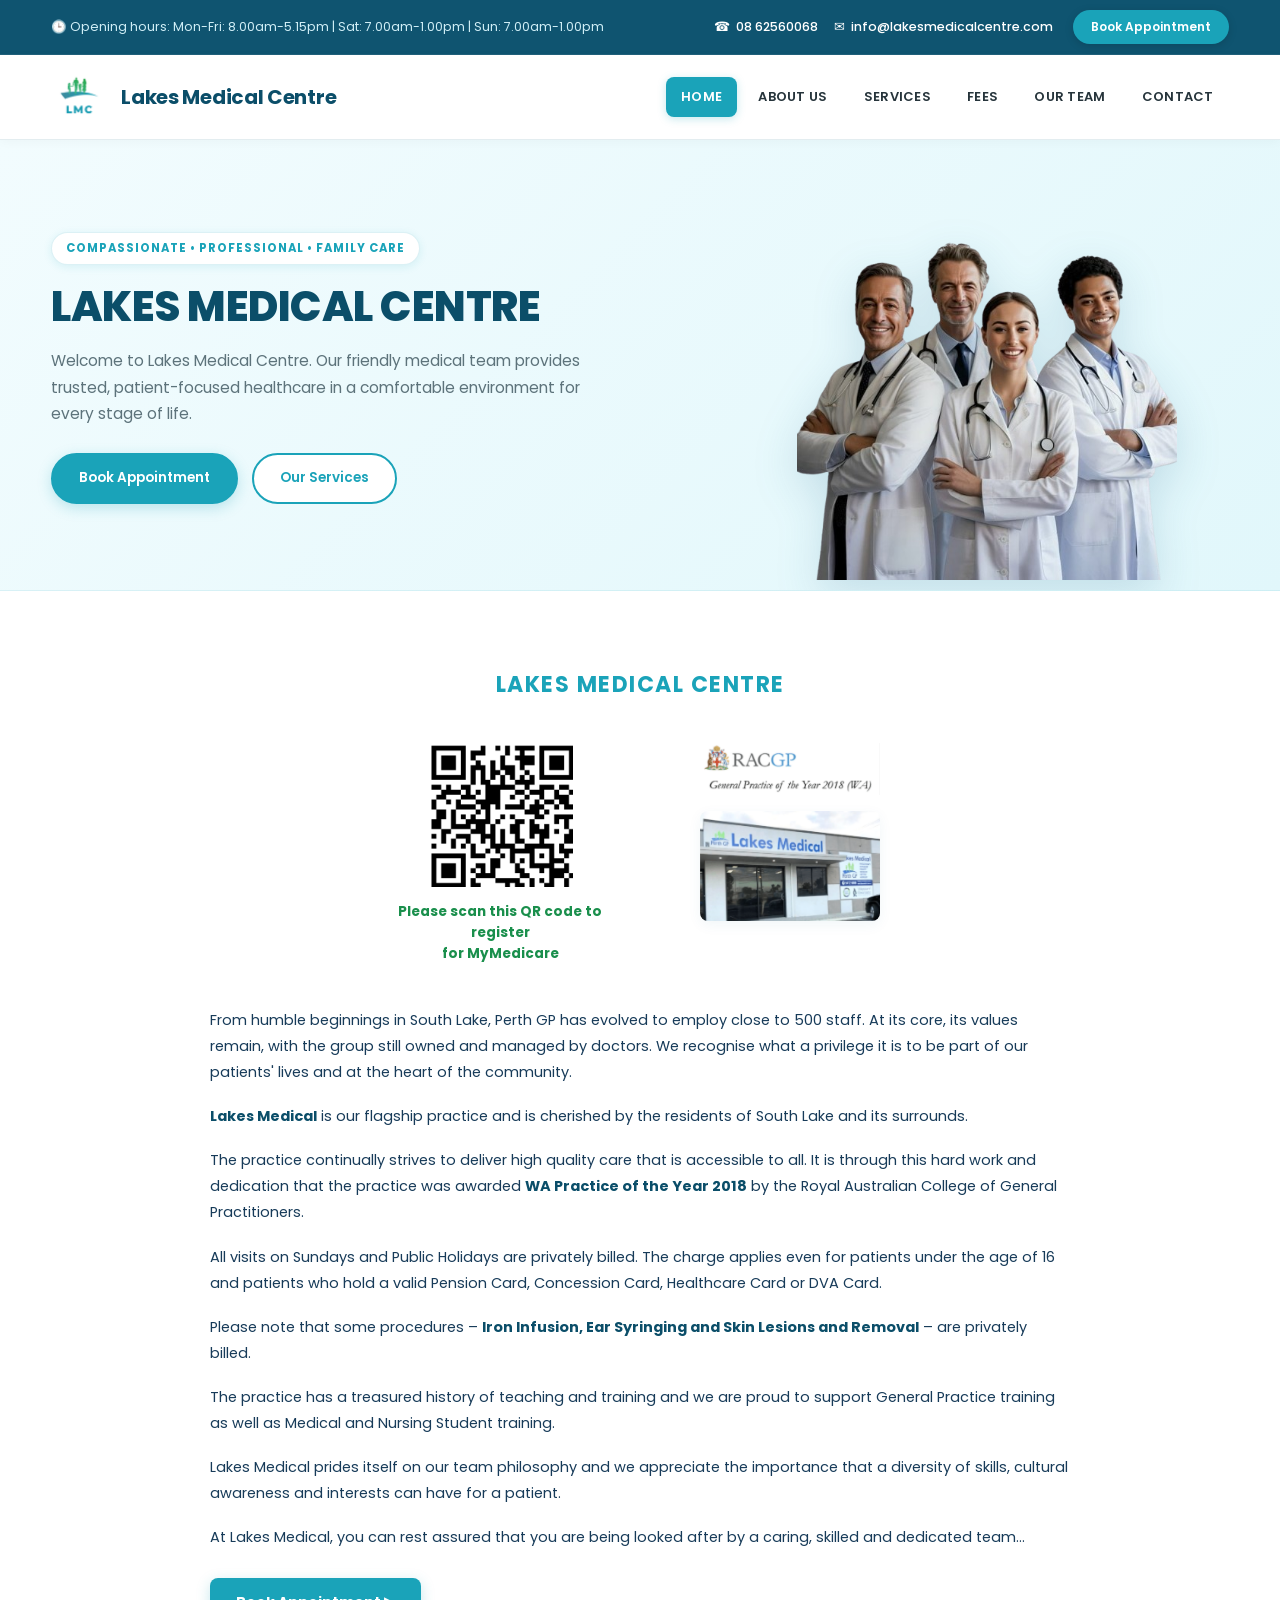
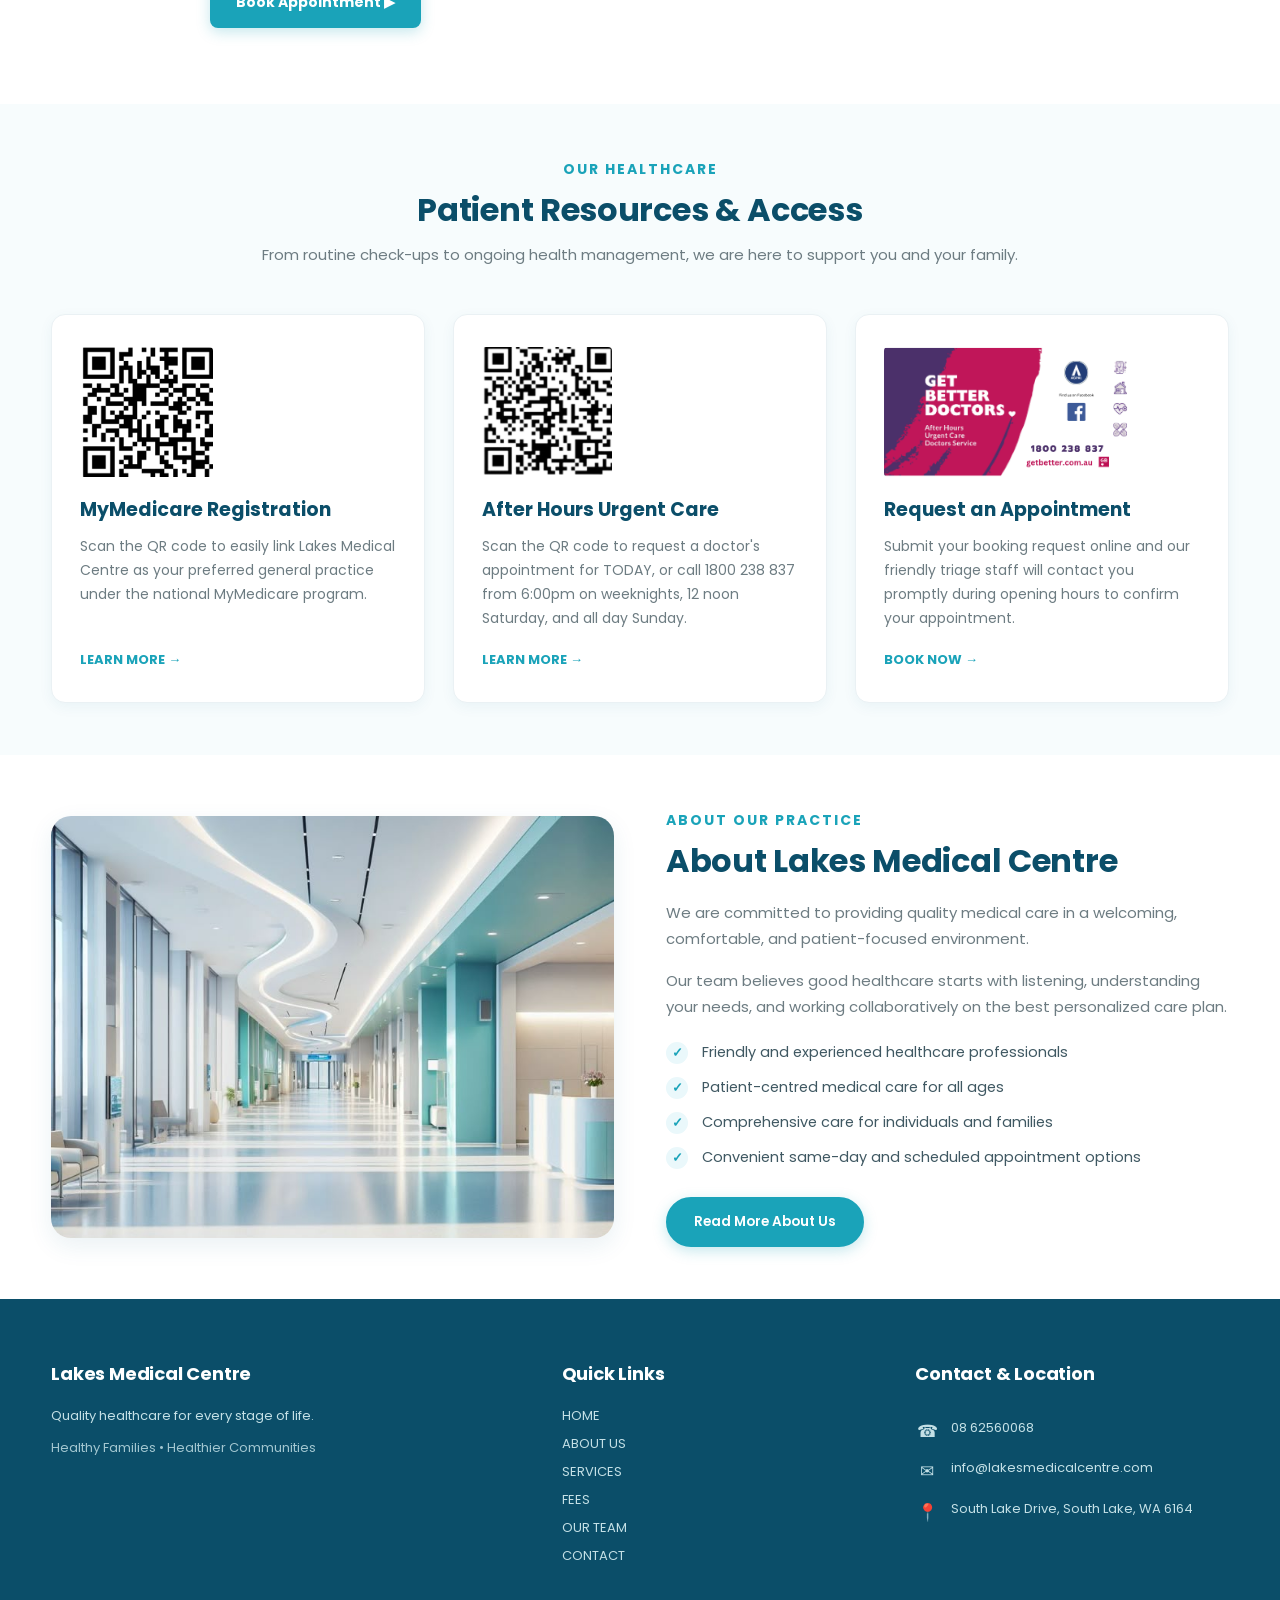
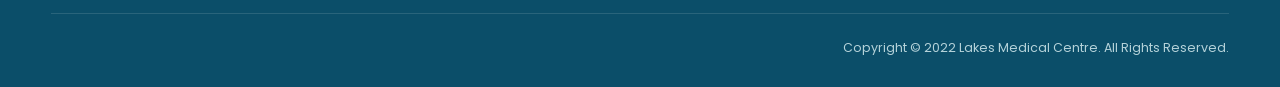
<file: index.html>
<!doctype html>
<html lang="en">
  <head>
    <meta charset="utf-8" />
    <meta name="viewport" content="width=device-width, initial-scale=1" />
    <title>HOME</title>
    <link rel="icon" href="images/logo.png" />
    <link rel="stylesheet" href="style.css" />
    <link
      rel="stylesheet"
      href="https://cdnjs.cloudflare.com/ajax/libs/font-awesome/6.7.2/css/all.min.css"
    />
  </head>
  <body>
    <!-- Top Information Bar -->
    <div class="topbar">
      <div class="container topbar-inner">
        <div class="hours">
          <span
            >🕒 Opening hours: Mon-Fri: 8.00am-5.15pm | Sat: 7.00am-1.00pm |
            Sun: 7.00am-1.00pm</span
          >
        </div>
        <div class="topbar-right">
          <div class="contact-info">
            <a href="tel:0862560068"><span>☎</span> 08 62560068</a>
            <a href="mailto:info@lakesmedicalcentre.com"
              ><span>✉</span> info@lakesmedicalcentre.com</a
            >
          </div>
          <a class="appointment-top" href="contact.html#appointment"
            >Book Appointment</a
          >
        </div>
      </div>
    </div>

    <!-- Main Navigation Header -->
    <header class="header">
      <div class="container header-inner">
        <a class="logo" href="index.html">
          <img
            class="logo-img"
            src="images/logo.png"
            alt="LMC - Lakes Medical Centre logo"
          />
          <div class="logo-text-group">
            <span class="logo-title">Lakes Medical Centre</span>
          </div>
        </a>
        <nav class="nav">
          <a class="active" href="index.html">HOME</a>
          <a href="about.html">ABOUT US</a>
          <a href="services.html">SERVICES</a>
          <a href="fees.html">FEES</a>
          <a href="team.html">OUR TEAM</a>
          <a href="contact.html">CONTACT</a>
        </nav>
      </div>
    </header>

    <!-- Hero Section -->
    <section class="hero">
      <div class="container hero-inner">
        <div class="hero-text">
          <span class="tag">COMPASSIONATE • PROFESSIONAL • FAMILY CARE</span>
          <h1>LAKES MEDICAL CENTRE</h1>
          <p class="hero-sub">
            Welcome to Lakes Medical Centre. Our friendly medical team provides
            trusted, patient-focused healthcare in a comfortable environment for
            every stage of life.
          </p>
          <div class="hero-buttons">
            <a class="btn btn-primary" href="contact.html#appointment"
              >Book Appointment</a
            >
            <a class="btn btn-outline" href="services.html">Our Services</a>
          </div>
        </div>
        <div class="hero-art_Home">
          <img
            src="images/Docc.png"
            alt="Lakes Medical Centre doctors and nurses"
          />
        </div>
      </div>
    </section>

    <main>
      <!-- Practice Details & Medicare Registration Section -->
      <section class="practice-section" id="practice">
        <div class="container practice-inner">
          <h2 class="practice-title">LAKES MEDICAL CENTRE</h2>

          <div class="practice-top">
            <!-- QR Code on Left -->
            <div class="practice-qr">
              <img src="images/qr.png" alt="MyMedicare Registration QR code" />
              <p>Please scan this QR code to register<br />for MyMedicare</p>
            </div>

            <!-- Badges & Clinic Photo on Right -->
            <div class="practice-badges">
              <img
                src="images/rac.png"
                alt="RACGP General Practice of the Year 2018 (WA)"
                class="racgp-img"
              />
              <img
                src="images/lakk.png"
                alt="Lakes Medical Centre storefront building"
                class="clinic-img"
              />
            </div>
          </div>

          <!-- Practice Narrative -->
          <div class="practice-content">
            <p>
              From humble beginnings in South Lake, Perth GP has evolved to
              employ close to 500 staff. At its core, its values remain, with
              the group still owned and managed by doctors. We recognise what a
              privilege it is to be part of our patients' lives and at the heart
              of the community.
            </p>

            <p>
              <strong>Lakes Medical</strong> is our flagship practice and is
              cherished by the residents of South Lake and its surrounds.
            </p>

            <p>
              The practice continually strives to deliver high quality care that
              is accessible to all. It is through this hard work and dedication
              that the practice was awarded
              <strong>WA Practice of the Year 2018</strong> by the Royal
              Australian College of General Practitioners.
            </p>

            <p>
              All visits on Sundays and Public Holidays are privately billed.
              The charge applies even for patients under the age of 16 and
              patients who hold a valid Pension Card, Concession Card,
              Healthcare Card or DVA Card.
            </p>

            <p>
              Please note that some procedures –
              <strong
                >Iron Infusion, Ear Syringing and Skin Lesions and
                Removal</strong
              >
              – are privately billed.
            </p>

            <p>
              The practice has a treasured history of teaching and training and
              we are proud to support General Practice training as well as
              Medical and Nursing Student training.
            </p>

            <p>
              Lakes Medical prides itself on our team philosophy and we
              appreciate the importance that a diversity of skills, cultural
              awareness and interests can have for a patient.
            </p>

            <p>
              At Lakes Medical, you can rest assured that you are being looked
              after by a caring, skilled and dedicated team…
            </p>

            <div class="practice-btn-wrap">
              <a class="practice-btn" href="contact.html#appointment">
                Book Appointment ▶
              </a>
            </div>
          </div>
        </div>
      </section>

      <!-- Quick Action Cards Section -->
      <section class="section alt">
        <div class="container">
          <div class="section-title">
            <span class="small">Our healthcare</span>
            <h2>Patient Resources &amp; Access</h2>
            <p>
              From routine check-ups to ongoing health management, we are here
              to support you and your family.
            </p>
          </div>
          <div class="cards">
            <article class="card">
              <div class="icon qr">
                <img src="images/qr.png" alt="MyMedicare QR code" />
              </div>
              <h3>MyMedicare Registration</h3>
              <p>
                Scan the QR code to easily link Lakes Medical Centre as your
                preferred general practice under the national MyMedicare
                program.
              </p>
              <a class="link" href="#practice">LEARN MORE →</a>
            </article>

            <article class="card">
              <div class="icon qr">
                <img src="images/qr_1.png" alt="After hours QR code" />
              </div>
              <h3>After Hours Urgent Care</h3>
              <p>
                Scan the QR code to request a doctor's appointment for TODAY, or
                call 1800 238 837 from 6:00pm on weeknights, 12 noon Saturday,
                and all day Sunday.
              </p>
              <a class="link" href="services.html">LEARN MORE →</a>
            </article>

            <article class="card">
              <div class="icon qr">
                <img src="images/get_better.png" alt="Request an appointment" />
              </div>
              <h3>Request an Appointment</h3>
              <p>
                Submit your booking request online and our friendly triage staff
                will contact you promptly during opening hours to confirm your
                appointment.
              </p>
              <a class="link" href="contact.html#appointment">BOOK NOW →</a>
            </article>
          </div>
        </div>
      </section>

      <!-- About Section -->
      <section class="section">
        <div class="container about-grid">
          <div class="about-image">
            <img
              src="images/lakes_img.jpg"
              alt="Lakes Medical Centre Interior"
            />
          </div>
          <div class="about-content">
            <span class="eyebrow">About our practice</span>
            <h2>About Lakes Medical Centre</h2>
            <p>
              We are committed to providing quality medical care in a welcoming,
              comfortable, and patient-focused environment.
            </p>
            <p>
              Our team believes good healthcare starts with listening,
              understanding your needs, and working collaboratively on the best
              personalized care plan.
            </p>
            <ul class="checks">
              <li>Friendly and experienced healthcare professionals</li>
              <li>Patient-centred medical care for all ages</li>
              <li>Comprehensive care for individuals and families</li>
              <li>Convenient same-day and scheduled appointment options</li>
            </ul>
            <a class="btn btn-primary" href="about.html">Read More About Us</a>
          </div>
        </div>
      </section>
    </main>

    <!-- Site Footer (100% Aligned with Closed Tags) -->
    <footer class="footer">
      <div class="container footer-grid">
        <div>
          <h3>Lakes Medical Centre</h3>
          <p>Quality healthcare for every stage of life.</p>
          <p style="margin-top: 10px; color: #a2c6d0">
            Healthy Families • Healthier Communities
          </p>
        </div>
        <div>
          <h3>Quick Links</h3>
          <a href="index.html">HOME</a>
          <a href="about.html">ABOUT US</a>
          <a href="services.html">SERVICES</a>
          <a href="fees.html">FEES</a>
          <a href="team.html">OUR TEAM</a>
          <a href="contact.html">CONTACT</a>
        </div>

        <div class="contact-location">
          <h3>Contact &amp; Location</h3>

          <p>
            <span class="contact-icon">☎</span>
            <span>08 62560068</span>
          </p>

          <p>
            <span class="contact-icon">✉</span>
            <span>info@lakesmedicalcentre.com</span>
          </p>

          <p>
            <span class="contact-icon">📍</span>
            <span>South Lake Drive, South Lake, WA 6164</span>
          </p>
        </div>
      </div>

      <div class="container footer-bottom">
        Copyright © 2022 Lakes Medical Centre. All Rights Reserved.
      </div>
    </footer>
  </body>
</html>
</file>
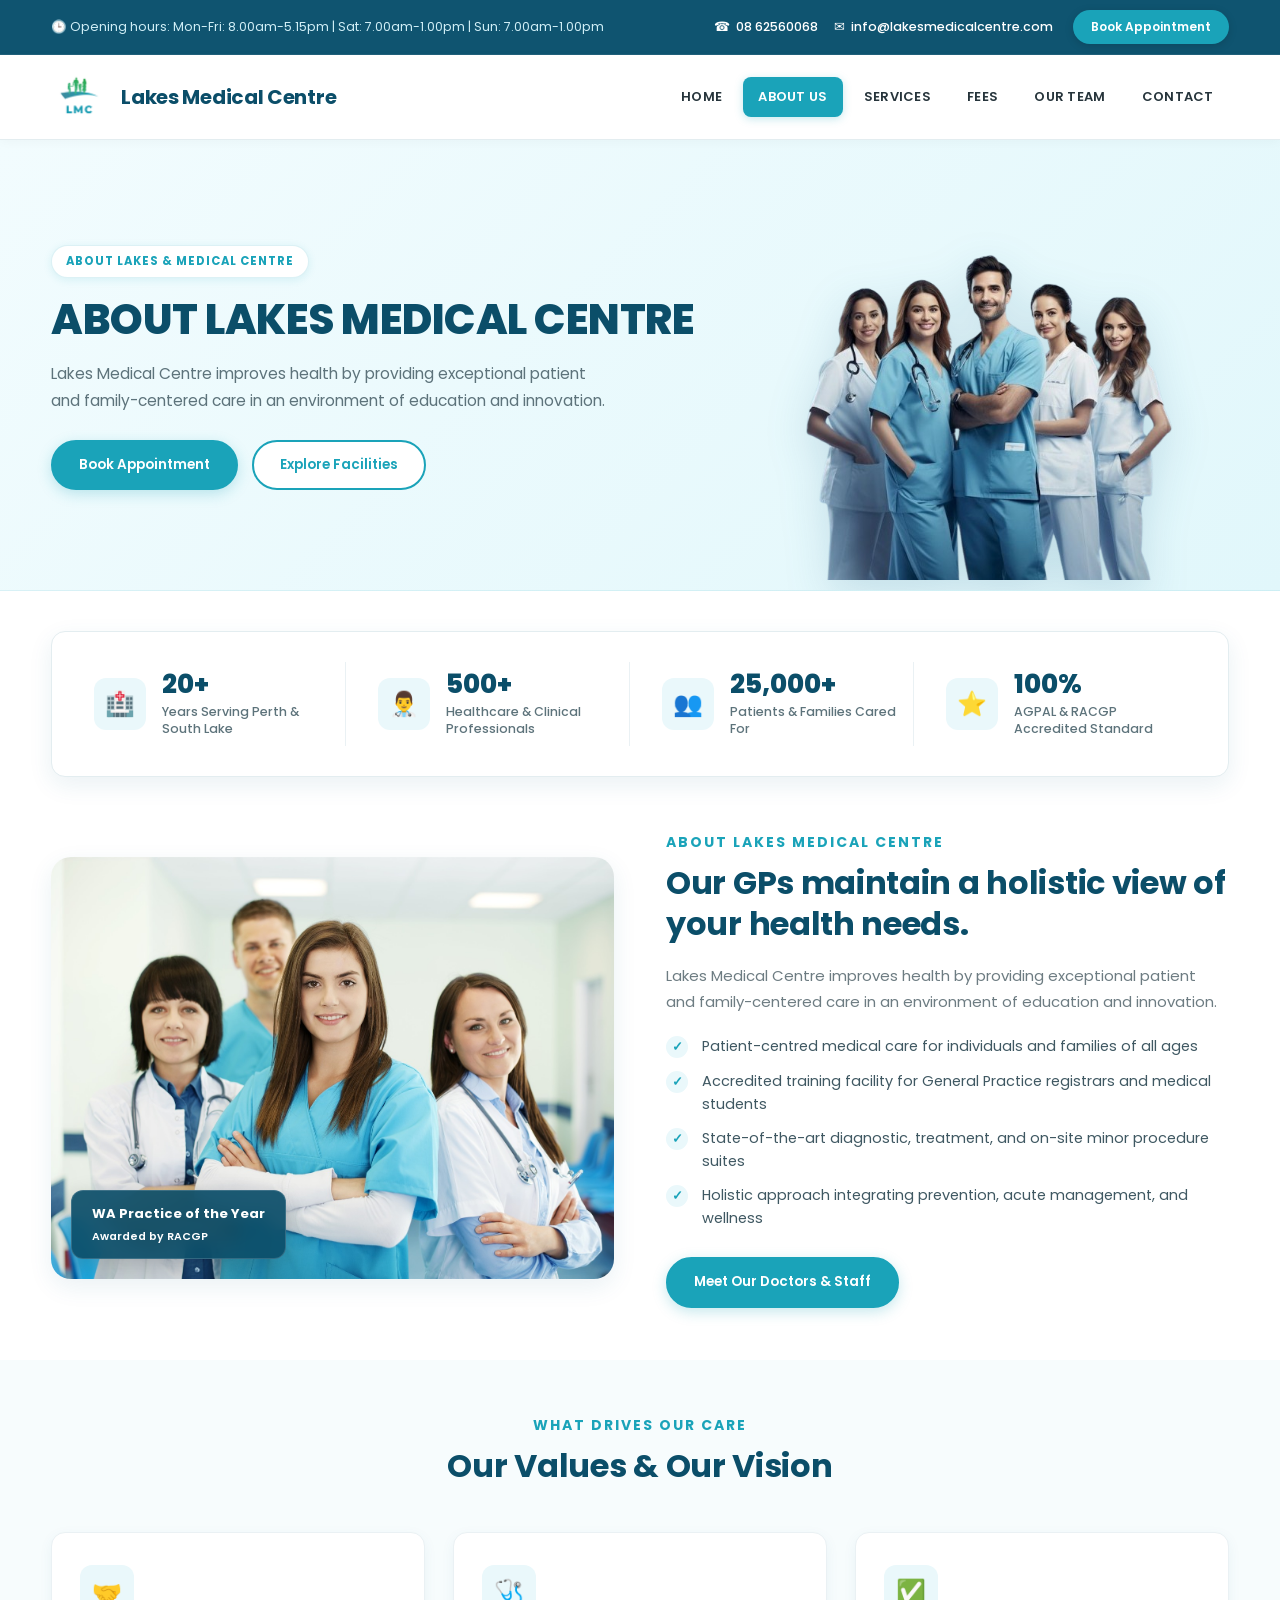
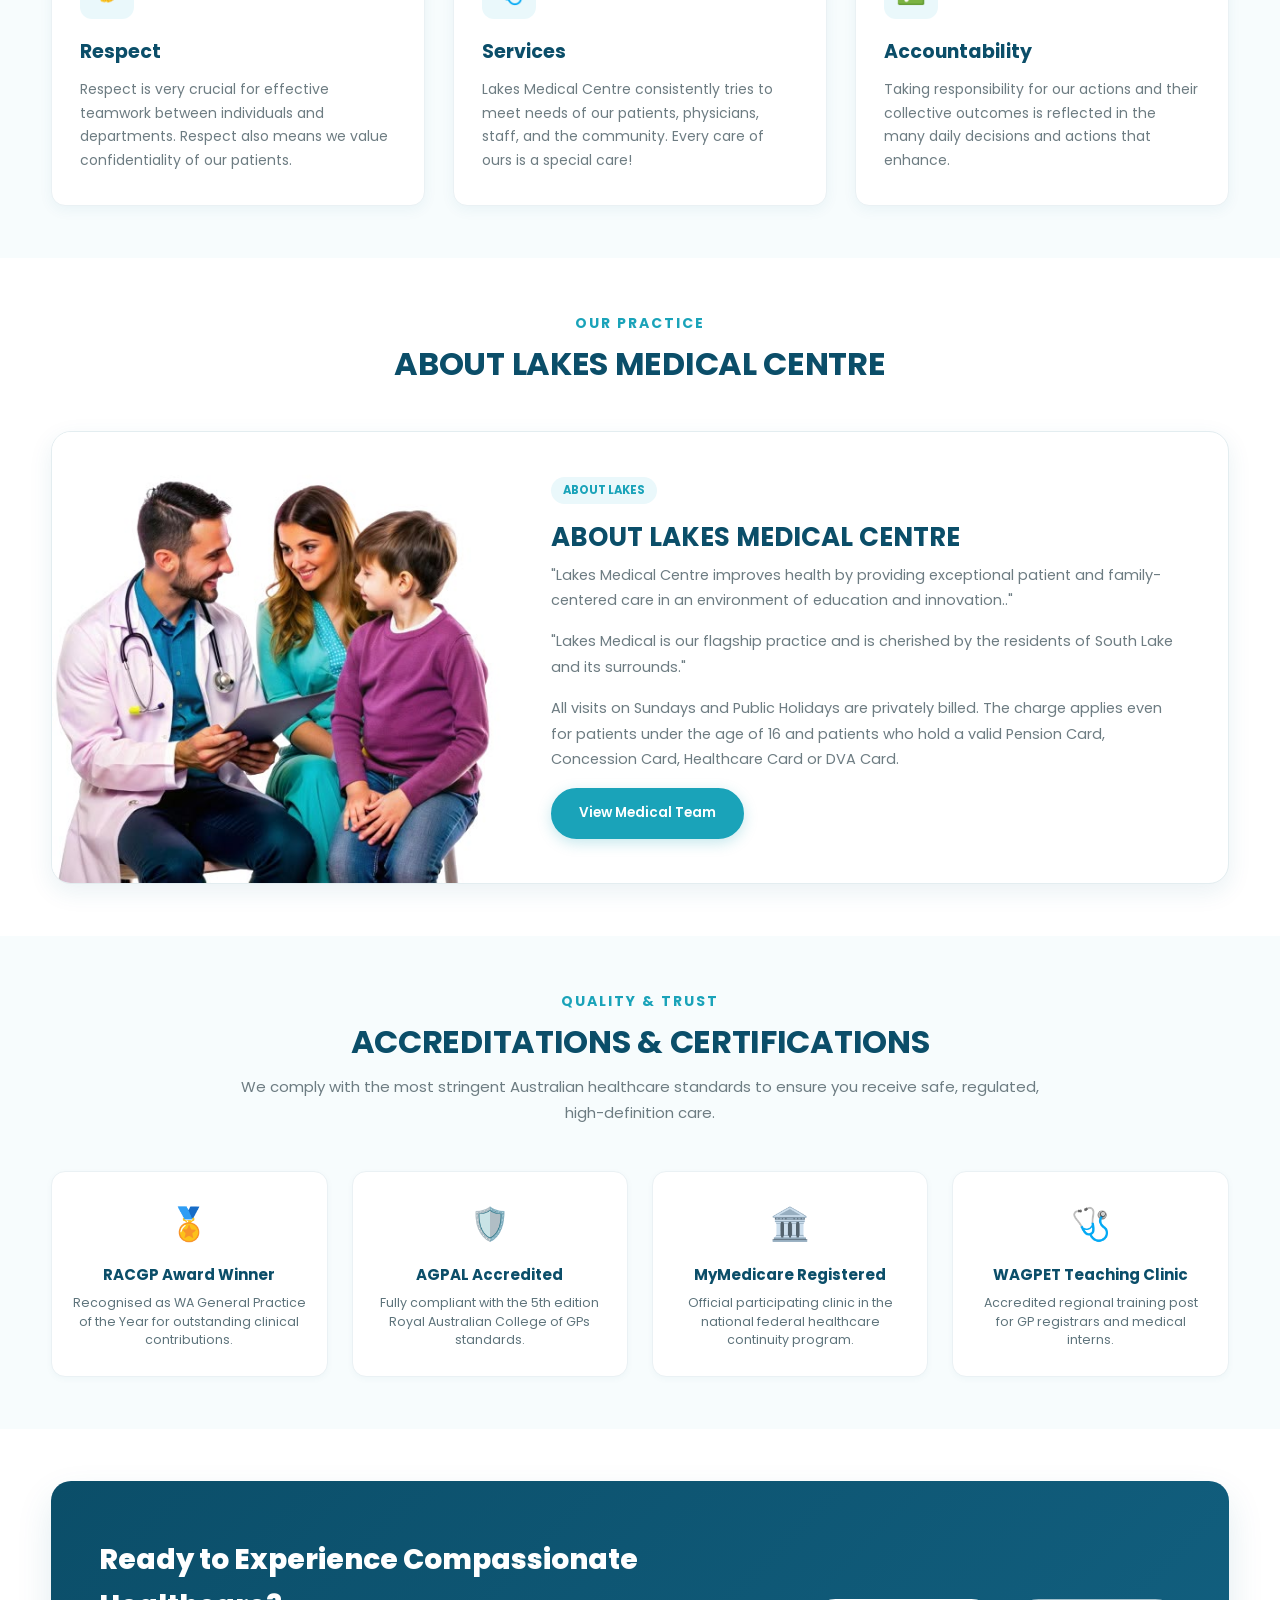
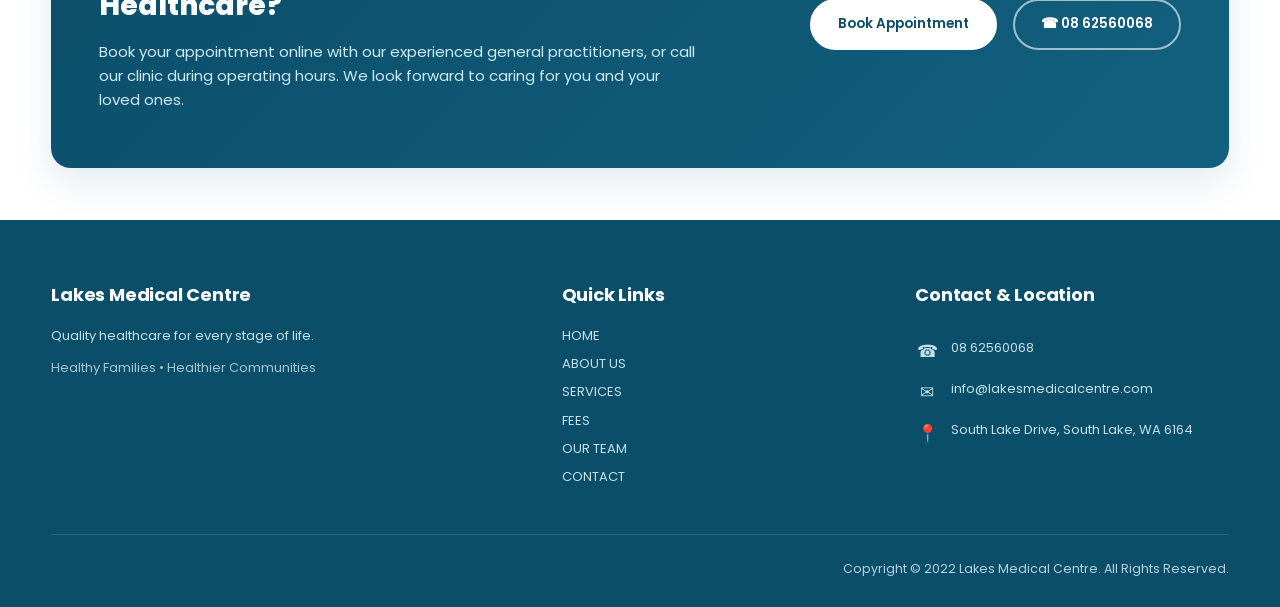
<file: about.html>
<!doctype html>
<html lang="en">
  <head>
    <meta charset="utf-8" />
    <meta name="viewport" content="width=device-width, initial-scale=1" />
    <title>ABOUT US</title>
    <link rel="icon" href="images/logo.png" />
    <link rel="stylesheet" href="style.css" />
  </head>
  <body>
    <!-- Top Information Bar -->
    <div class="topbar">
      <div class="container topbar-inner">
        <div class="hours">
          <span
            >🕒 Opening hours: Mon-Fri: 8.00am-5.15pm | Sat: 7.00am-1.00pm |
            Sun: 7.00am-1.00pm</span
          >
        </div>
        <div class="topbar-right">
          <div class="contact-info">
            <a href="tel:0862560068"><span>☎</span> 08 62560068</a>
            <a href="mailto:info@lakesmedicalcentre.com"
              ><span>✉</span> info@lakesmedicalcentre.com</a
            >
          </div>
          <a class="appointment-top" href="contact.html#appointment"
            >Book Appointment</a
          >
        </div>
      </div>
    </div>

    <!-- Main Navigation Header -->
    <header class="header">
      <div class="container header-inner">
        <a class="logo" href="index.html">
          <img
            class="logo-img"
            src="images/logo.png"
            alt="LMC - Lakes Medical Centre logo"
          />
          <div class="logo-text-group">
            <span class="logo-title">Lakes Medical Centre</span>
          </div>
        </a>
        <nav class="nav">
          <a href="index.html">HOME</a>
          <a class="active" href="about.html">ABOUT US</a>
          <a href="services.html">SERVICES</a>
          <a href="fees.html">FEES</a>
          <a href="team.html">OUR TEAM</a>
          <a href="contact.html">CONTACT</a>
        </nav>
      </div>
    </header>

    <!-- Hero Section -->
    <section class="hero">
      <div class="container hero-inner">
        <div class="hero-text">
          <span class="tag">ABOUT LAKES &amp; MEDICAL CENTRE</span>
          <h1>ABOUT LAKES MEDICAL CENTRE</h1>
          <p class="hero-sub">
            Lakes Medical Centre improves health by providing exceptional
            patient and family-centered care in an environment of education and
            innovation.
          </p>
          <div class="hero-buttons">
            <a class="btn btn-primary" href="contact.html#appointment"
              >Book Appointment</a
            >
            <a class="btn btn-outline" href="#facilities">Explore Facilities</a>
          </div>
        </div>
        <div class="hero-art_Home">
          <img src="images/about_us.png" alt="About Lakes Medical Centre" />
        </div>
      </div>
    </section>

    <!-- Key Statistics Bar (HD Hospital Numbers) -->
    <div class="stats-bar-section">
      <div class="container">
        <div class="stats-grid">
          <div class="stat-item">
            <div class="stat-icon">🏥</div>
            <div class="stat-content">
              <span class="stat-number">20+</span>
              <span class="stat-label"
                >Years Serving Perth &amp; South Lake</span
              >
            </div>
          </div>
          <div class="stat-item">
            <div class="stat-icon">👨‍⚕️</div>
            <div class="stat-content">
              <span class="stat-number">500+</span>
              <span class="stat-label"
                >Healthcare &amp; Clinical Professionals</span
              >
            </div>
          </div>
          <div class="stat-item">
            <div class="stat-icon">👥</div>
            <div class="stat-content">
              <span class="stat-number">25,000+</span>
              <span class="stat-label">Patients &amp; Families Cared For</span>
            </div>
          </div>
          <div class="stat-item">
            <div class="stat-icon">⭐</div>
            <div class="stat-content">
              <span class="stat-number">100%</span>
              <span class="stat-label"
                >AGPAL &amp; RACGP Accredited Standard</span
              >
            </div>
          </div>
        </div>
      </div>
    </div>

    <main>
      <!-- Hospital Overview & Heritage Section -->
      <section class="section">
        <div class="container about-grid">
          <div class="about-image">
            <img
              src="images/about_hospital_team.jpg"
              alt="Lakes Medical Centre Multi-Disciplinary Healthcare Team"
            />
            <div class="about-image-badge">
              <div>
                <strong>WA Practice of the Year</strong><br />
                <small>Awarded by RACGP</small>
              </div>
            </div>
          </div>
          <div class="about-content">
            <span class="eyebrow">About Lakes Medical Centre</span>
            <h2>Our GPs maintain a holistic view of your health needs.</h2>
            <p>
              Lakes Medical Centre improves health by providing exceptional
              patient and family-centered care in an environment of education
              and innovation.
            </p>

            <ul class="checks">
              <li>
                Patient-centred medical care for individuals and families of all
                ages
              </li>
              <li>
                Accredited training facility for General Practice registrars and
                medical students
              </li>
              <li>
                State-of-the-art diagnostic, treatment, and on-site minor
                procedure suites
              </li>
              <li>
                Holistic approach integrating prevention, acute management, and
                wellness
              </li>
            </ul>
            <a class="btn btn-primary" href="team.html"
              >Meet Our Doctors &amp; Staff</a
            >
          </div>
        </div>
      </section>

      <!-- Hospital Core Values Section -->
      <section class="section alt">
        <div class="container">
          <div class="section-title">
            <span class="small">What Drives Our Care</span>
            <h2>Our Values &amp; Our Vision</h2>
          </div>
          <div class="cards">
            <div class="card">
              <div class="card-icon-box">🤝</div>
              <h3>Respect</h3>
              <p>
                Respect is very crucial for effective teamwork between
                individuals and departments. Respect also means we value
                confidentiality of our patients.
              </p>
            </div>
            <div class="card">
              <div class="card-icon-box">🩺</div>
              <h3>Services</h3>
              <p>
                Lakes Medical Centre consistently tries to meet needs of our
                patients, physicians, staff, and the community. Every care of
                ours is a special care!
              </p>
            </div>
            <div class="card">
              <div class="card-icon-box">✅</div>
              <h3>Accountability</h3>
              <p>
                Taking responsibility for our actions and their collective
                outcomes is reflected in the many daily decisions and actions
                that enhance.
              </p>
            </div>
          </div>
        </div>
      </section>

      <!-- Medical Leadership & Clinical Governance -->
      <section class="section">
        <div class="container">
          <div class="section-title">
            <span class="small">Our Practice</span>
            <h2>ABOUT LAKES MEDICAL CENTRE</h2>
          </div>
          <div class="leadership-spotlight">
            <div class="leadership-img-wrap">
              <img src="images/img_12.png" alt="Lakes Medical Centre clinic" />
            </div>
            <div class="leadership-info">
              <span class="tag">ABOUT LAKES </span>
              <h3>ABOUT LAKES MEDICAL CENTRE</h3>

              <p>
                "Lakes Medical Centre improves health by providing exceptional
                patient and family-centered care in an environment of education
                and innovation.."
              </p>
              <p>
                "Lakes Medical is our flagship practice and is cherished by the
                residents of South Lake and its surrounds."
              </p>
              <p>
                All visits on Sundays and Public Holidays are privately billed.
                The charge applies even for patients under the age of 16 and
                patients who hold a valid Pension Card, Concession Card,
                Healthcare Card or DVA Card.
              </p>
              <a class="btn btn-primary" href="team.html">View Medical Team</a>
            </div>
          </div>
        </div>
      </section>

      <!-- Accreditations & Standards Section -->
      <section class="section alt">
        <div class="container">
          <div class="section-title">
            <span class="small">Quality &amp; Trust</span>
            <h2>ACCREDITATIONS &amp; CERTIFICATIONS</h2>
            <p>
              We comply with the most stringent Australian healthcare standards
              to ensure you receive safe, regulated, high-definition care.
            </p>
          </div>
          <div class="accreditations-grid">
            <div class="accred-card">
              <div class="accred-icon">🏅</div>
              <h4>RACGP Award Winner</h4>
              <p>
                Recognised as WA General Practice of the Year for outstanding
                clinical contributions.
              </p>
            </div>
            <div class="accred-card">
              <div class="accred-icon">🛡️</div>
              <h4>AGPAL Accredited</h4>
              <p>
                Fully compliant with the 5th edition Royal Australian College of
                GPs standards.
              </p>
            </div>
            <div class="accred-card">
              <div class="accred-icon">🏛️</div>
              <h4>MyMedicare Registered</h4>
              <p>
                Official participating clinic in the national federal healthcare
                continuity program.
              </p>
            </div>
            <div class="accred-card">
              <div class="accred-icon">🩺</div>
              <h4>WAGPET Teaching Clinic</h4>
              <p>
                Accredited regional training post for GP registrars and medical
                interns.
              </p>
            </div>
          </div>
        </div>
      </section>

      <!-- Call to Action Section -->
      <section class="section">
        <div class="container">
          <div class="cta-banner">
            <div class="cta-banner-text">
              <h3>Ready to Experience Compassionate Healthcare?</h3>
              <p>
                Book your appointment online with our experienced general
                practitioners, or call our clinic during operating hours. We
                look forward to caring for you and your loved ones.
              </p>
            </div>
            <div class="cta-banner-actions">
              <a class="btn btn-white" href="contact.html#appointment"
                >Book Appointment</a
              >
              <a class="btn btn-outline-white" href="tel:0862560068"
                >☎ 08 62560068</a
              >
            </div>
          </div>
        </div>
      </section>
    </main>

    <!-- Site Footer (100% Aligned with Closed Tags) -->
    <footer class="footer">
      <div class="container footer-grid">
        <div>
          <h3>Lakes Medical Centre</h3>
          <p>Quality healthcare for every stage of life.</p>
          <p style="margin-top: 10px; color: #a2c6d0">
            Healthy Families • Healthier Communities
          </p>
        </div>
        <div>
          <h3>Quick Links</h3>
          <a href="index.html">HOME</a>
          <a href="about.html">ABOUT US</a>
          <a href="services.html">SERVICES</a>
          <a href="fees.html">FEES</a>
          <a href="team.html">OUR TEAM</a>
          <a href="contact.html">CONTACT</a>
        </div>

        <div class="contact-location">
          <h3>Contact &amp; Location</h3>

          <p>
            <span class="contact-icon">☎</span>
            <span>08 62560068</span>
          </p>

          <p>
            <span class="contact-icon">✉</span>
            <span>info@lakesmedicalcentre.com</span>
          </p>

          <p>
            <span class="contact-icon">📍</span>
            <span>South Lake Drive, South Lake, WA 6164</span>
          </p>
        </div>
      </div>
      <div class="container footer-bottom">
        Copyright © 2022 Lakes Medical Centre. All Rights Reserved.
      </div>
    </footer>
  </body>
</html>
</file>
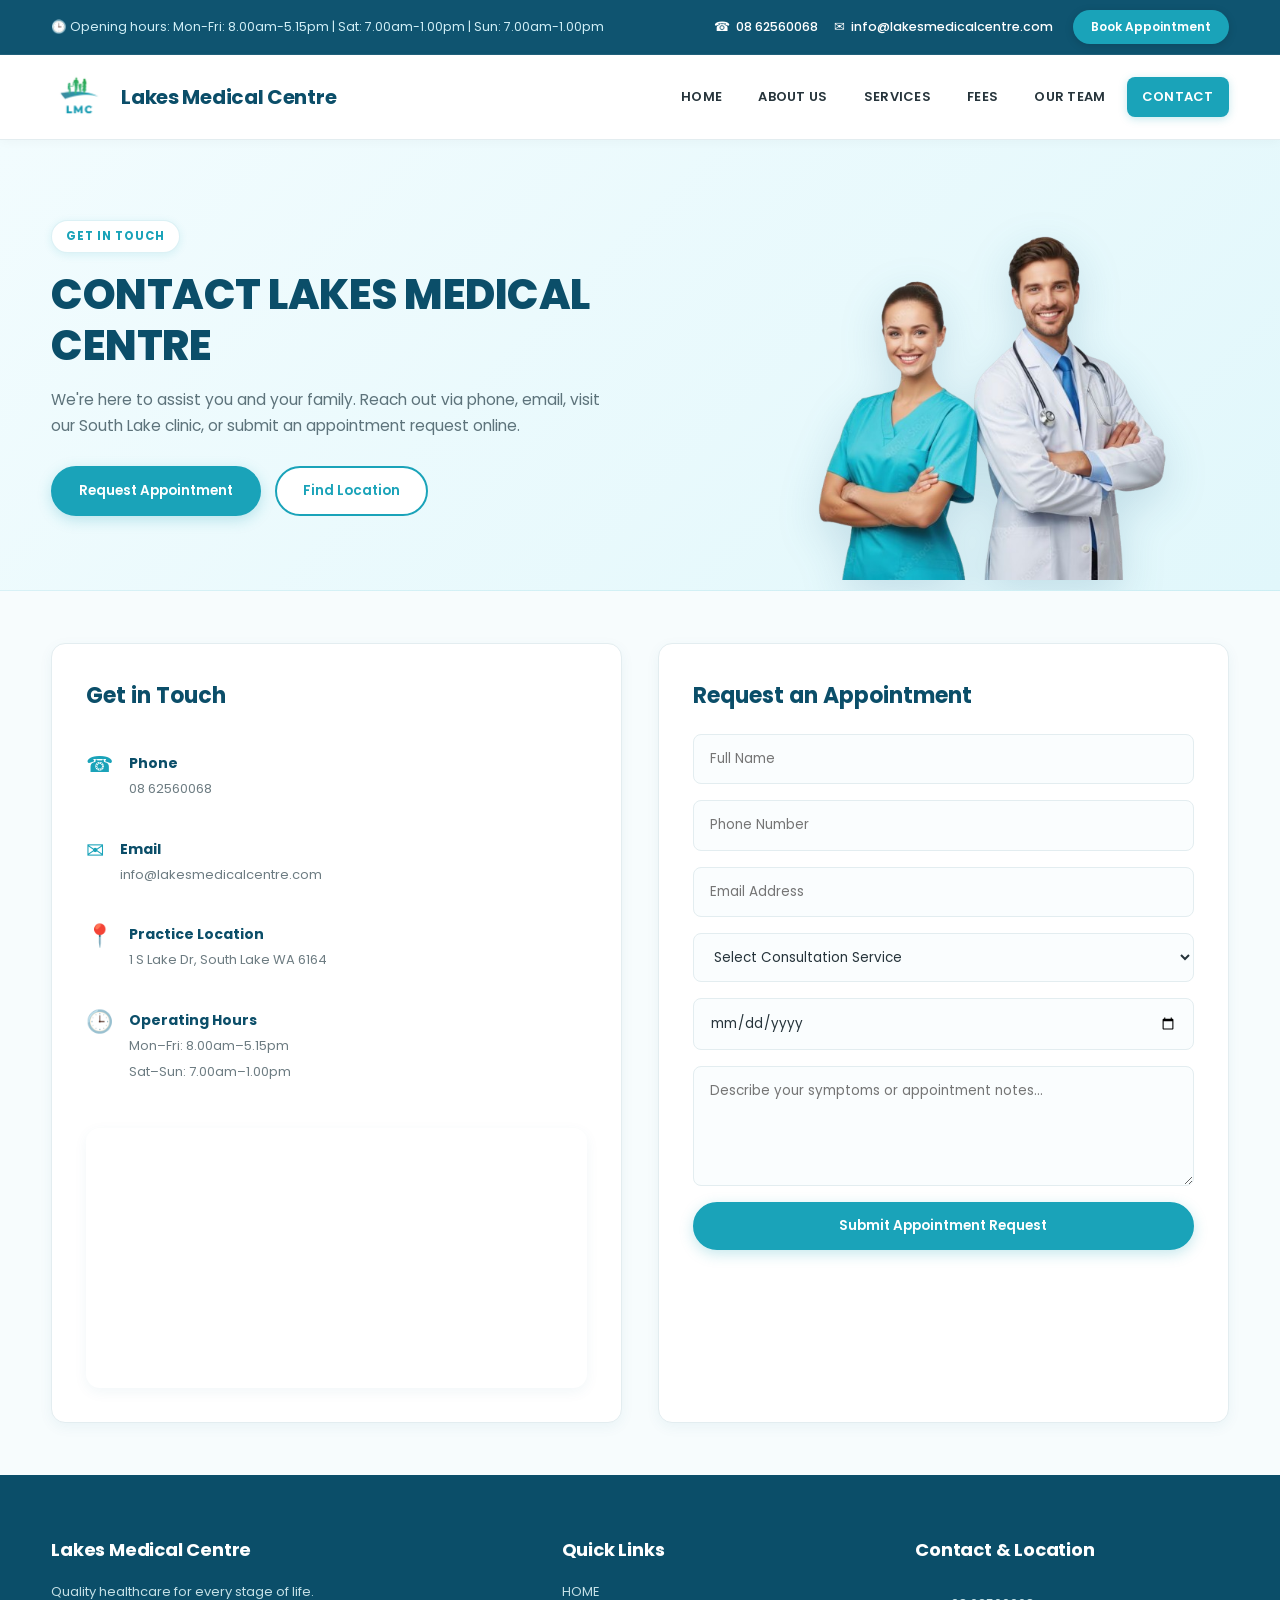
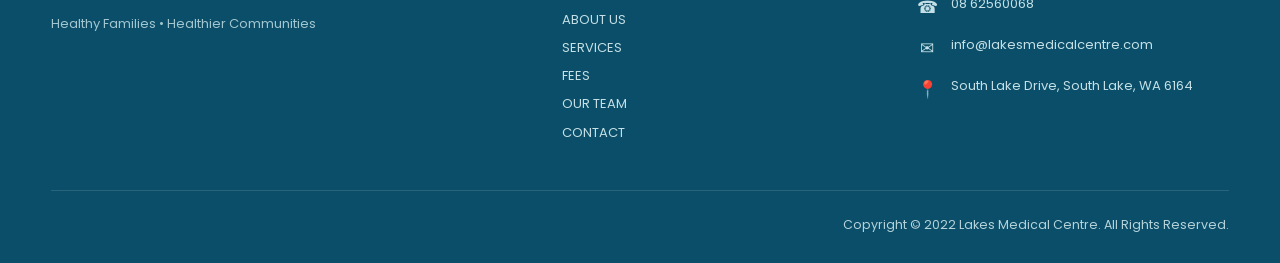
<file: contact.html>
<!doctype html>
<html lang="en">
  <head>
    <meta charset="utf-8" />
    <meta name="viewport" content="width=device-width,initial-scale=1" />
    <title>CONTACT US</title>
    <link rel="icon" href="images/logo.png" />
    <link rel="stylesheet" href="style.css" />
  </head>
  <body>
    <!-- Top Information Bar -->
    <div class="topbar">
      <div class="container topbar-inner">
        <div class="hours">
          <span
            >🕒 Opening hours: Mon-Fri: 8.00am-5.15pm | Sat: 7.00am-1.00pm |
            Sun: 7.00am-1.00pm</span
          >
        </div>
        <div class="topbar-right">
          <div class="contact-info">
            <a href="tel:0862560068"><span>☎</span> 08 62560068</a>
            <a href="mailto:info@lakesmedicalcentre.com"
              ><span>✉</span> info@lakesmedicalcentre.com</a
            >
          </div>
          <a class="appointment-top" href="#appointment">Book Appointment</a>
        </div>
      </div>
    </div>

    <!-- Main Navigation Header -->
    <header class="header">
      <div class="container header-inner">
        <a class="logo" href="index.html">
          <img
            class="logo-img"
            src="images/logo.png"
            alt="LMC - Lakes Medical Centre logo"
          />
          <div class="logo-text-group">
            <span class="logo-title">Lakes Medical Centre</span>
          </div>
        </a>
        <nav class="nav">
          <a href="index.html">HOME</a>
          <a href="about.html">ABOUT US</a>
          <a href="services.html">SERVICES</a>
          <a href="fees.html">FEES</a>
          <a href="team.html">OUR TEAM</a>
          <a class="active" href="contact.html">CONTACT</a>
        </nav>
      </div>
    </header>

    <!-- Hero Section -->
    <section class="hero">
      <div class="container hero-inner">
        <div class="hero-text">
          <span class="tag">GET IN TOUCH</span>
          <h1>CONTACT LAKES MEDICAL CENTRE</h1>
          <p class="hero-sub">
            We're here to assist you and your family. Reach out via phone,
            email, visit our South Lake clinic, or submit an appointment request
            online.
          </p>
          <div class="hero-buttons">
            <a class="btn btn-primary" href="#appointment"
              >Request Appointment</a
            >
            <a class="btn btn-outline" href="#location">Find Location</a>
          </div>
        </div>
        <div class="hero-art_Home">
          <img
            src="images/CONTACT%20-%20Copy.jpg"
            alt="Lakes Medical Centre doctors and nurses"
          />
        </div>
      </div>
    </section>

    <main>
      <!-- Contact & Booking Section -->
      <section class="section alt" id="location">
        <div class="container contact-grid">
          <!-- Contact Details & Map -->
          <div class="contact-box">
            <h3>Get in Touch</h3>
            <div class="contact-item">
              <div class="ci">☎</div>
              <div>
                <strong>Phone</strong>
                <span><a href="tel:0862560068">08 62560068</a></span>
              </div>
            </div>
            <div class="contact-item">
              <div class="ci">✉</div>
              <div>
                <strong>Email</strong>
                <span
                  ><a href="mailto:info@lakesmedicalcentre.com"
                    >info@lakesmedicalcentre.com</a
                  ></span
                >
              </div>
            </div>
            <div class="contact-item">
              <div class="ci">📍</div>
              <div>
                <strong>Practice Location</strong>
                <span>1 S Lake Dr, South Lake WA 6164</span>
              </div>
            </div>
            <div class="contact-item">
              <div class="ci">🕒</div>
              <div>
                <strong>Operating Hours</strong>
                <span>Mon–Fri: 8.00am–5.15pm<br />Sat–Sun: 7.00am–1.00pm</span>
              </div>
            </div>

            <div class="map-container">
              <iframe
                src="https://www.google.com/maps?q=Lakes+Medical,+1+S+Lake+Dr,+South+Lake+WA+6164&output=embed"
                width="100%"
                height="260"
                style="border: 0"
                allowfullscreen=""
                loading="lazy"
                referrerpolicy="no-referrer-when-downgrade"
                title="Lakes Medical location map"
              ></iframe>
            </div>
          </div>

          <!-- Appointment Form -->
          <div class="contact-box" id="appointment">
            <h3>Request an Appointment</h3>
            <form
              class="form"
              action="#"
              method="post"
              onsubmit="
                event.preventDefault();
                alert(
                  'Thank you! Your appointment request has been submitted. Our triage staff will contact you shortly.',
                );
              "
            >
              <input type="text" placeholder="Full Name" required />
              <input type="tel" placeholder="Phone Number" required />
              <input type="email" placeholder="Email Address" />
              <select required>
                <option value="" disabled selected>
                  Select Consultation Service
                </option>
                <option value="General Practice">
                  General Practice Consultation
                </option>
                <option value="Family Health">
                  Family &amp; Pediatric Care
                </option>
                <option value="Skin Check">
                  Skin Check &amp; Mole Scanning
                </option>
                <option value="Immunisation">
                  Immunisation &amp; Vaccines
                </option>
                <option value="Chronic Disease">
                  Chronic Disease Management
                </option>
                <option value="Other">Other Medical Enquiry</option>
              </select>
              <input type="date" />
              <textarea
                placeholder="Describe your symptoms or appointment notes..."
              ></textarea>
              <button class="btn btn-primary" type="submit">
                Submit Appointment Request
              </button>
            </form>
          </div>
        </div>
      </section>
    </main>

    <!-- Site Footer (100% Aligned with Closed Tags) -->
    <footer class="footer">
      <div class="container footer-grid">
        <div>
          <h3>Lakes Medical Centre</h3>
          <p>Quality healthcare for every stage of life.</p>
          <p style="margin-top: 10px; color: #a2c6d0">
            Healthy Families • Healthier Communities
          </p>
        </div>
        <div>
          <h3>Quick Links</h3>
          <a href="index.html">HOME</a>
          <a href="about.html">ABOUT US</a>
          <a href="services.html">SERVICES</a>
          <a href="fees.html">FEES</a>
          <a href="team.html">OUR TEAM</a>
          <a href="contact.html">CONTACT</a>
        </div>

        <div class="contact-location">
          <h3>Contact &amp; Location</h3>

          <p>
            <span class="contact-icon">☎</span>
            <span>08 62560068</span>
          </p>

          <p>
            <span class="contact-icon">✉</span>
            <span>info@lakesmedicalcentre.com</span>
          </p>

          <p>
            <span class="contact-icon">📍</span>
            <span>South Lake Drive, South Lake, WA 6164</span>
          </p>
        </div>
      </div>
      <div class="container footer-bottom">
        Copyright © 2022 Lakes Medical Centre. All Rights Reserved.
      </div>
    </footer>
  </body>
</html>
</file>
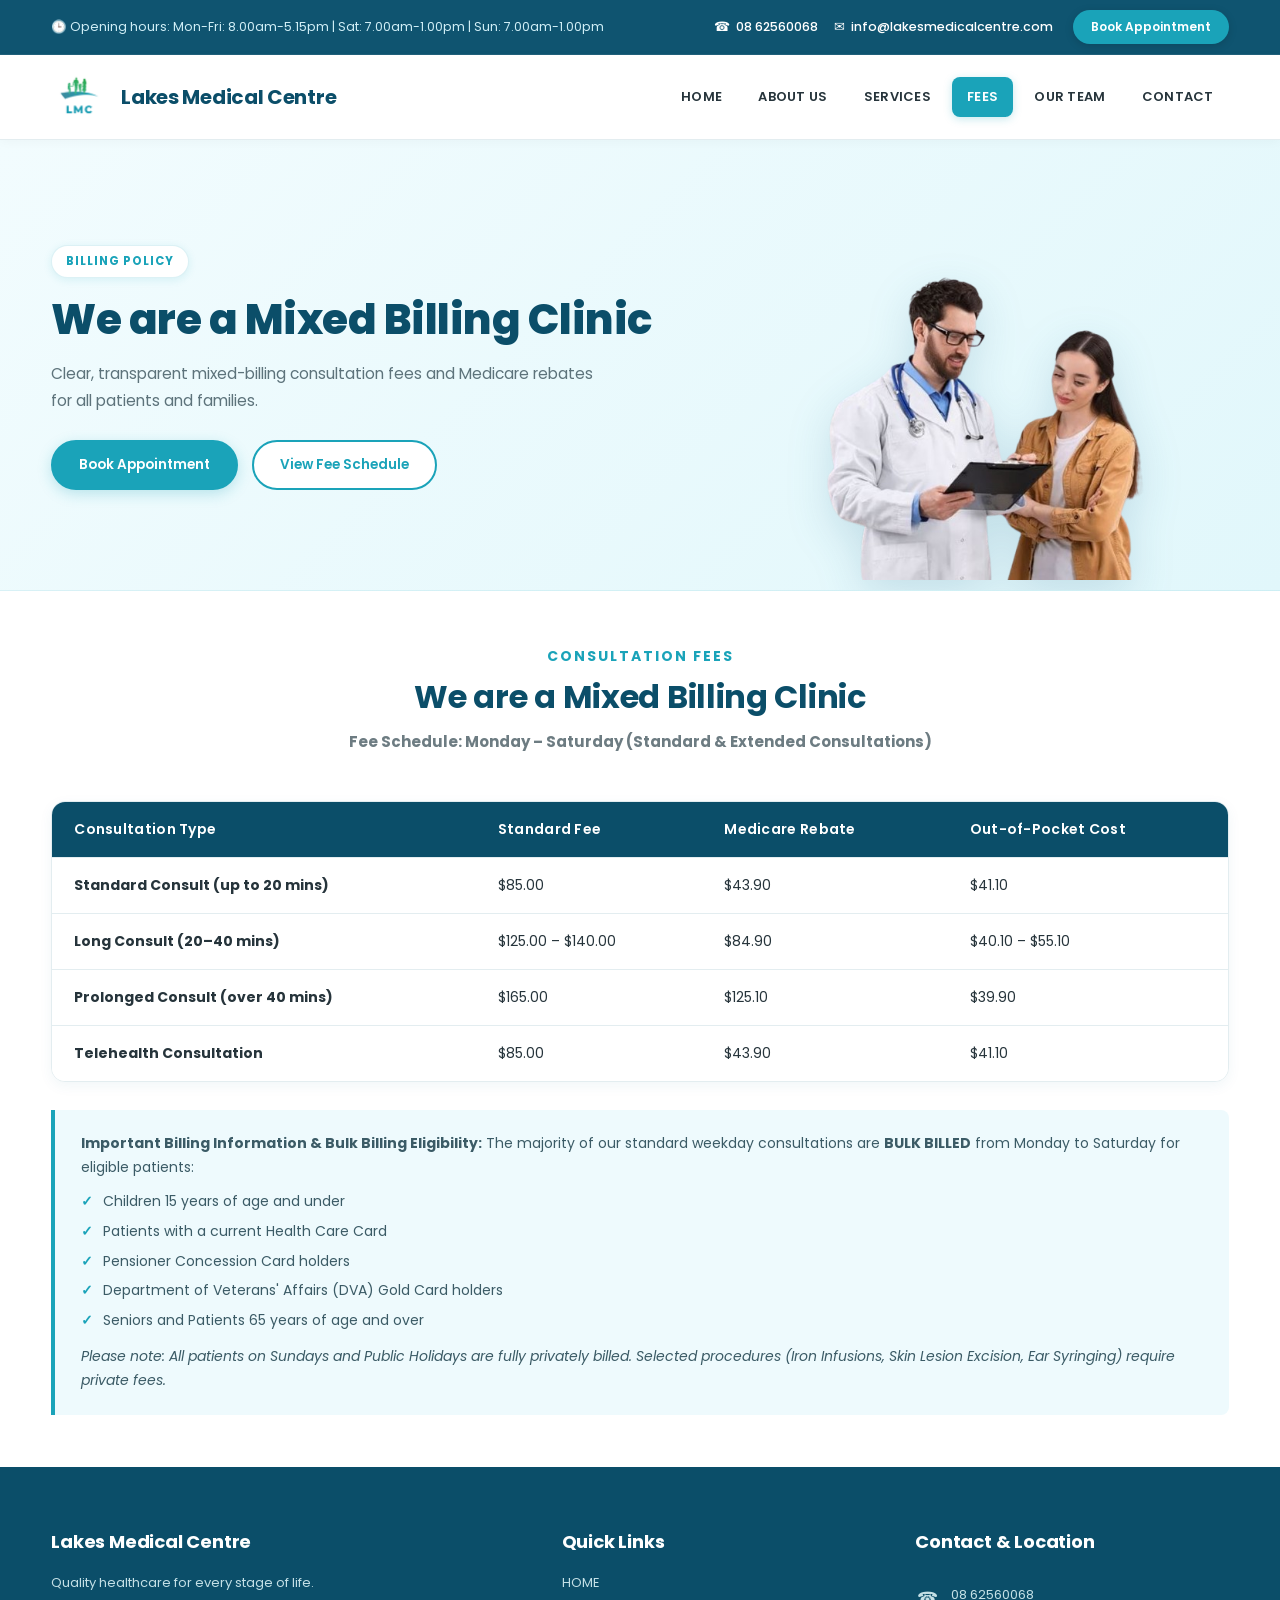
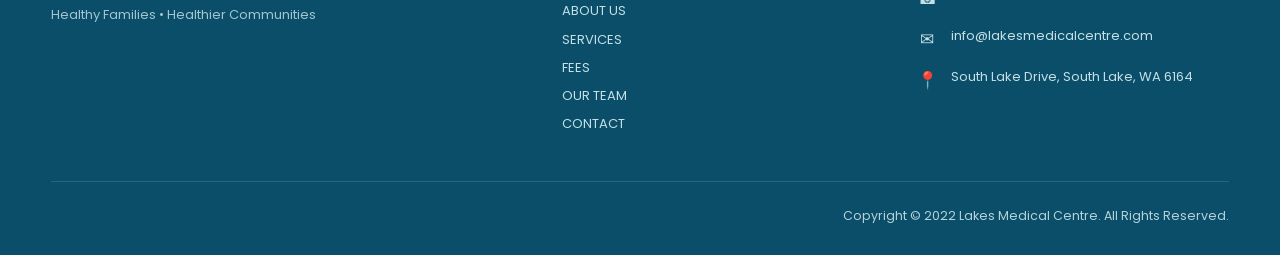
<file: fees.html>
<!doctype html>
<html lang="en">
  <head>
    <meta charset="utf-8" />
    <meta name="viewport" content="width=device-width,initial-scale=1" />
    <title>FEES</title>
    <link rel="icon" href="images/logo.png" />
    <link rel="stylesheet" href="style.css" />
  </head>
  <body>
    <!-- Top Information Bar -->
    <div class="topbar">
      <div class="container topbar-inner">
        <div class="hours">
          <span
            >🕒 Opening hours: Mon-Fri: 8.00am-5.15pm | Sat: 7.00am-1.00pm |
            Sun: 7.00am-1.00pm</span
          >
        </div>
        <div class="topbar-right">
          <div class="contact-info">
            <a href="tel:0862560068"><span>☎</span> 08 62560068</a>
            <a href="mailto:info@lakesmedicalcentre.com"
              ><span>✉</span> info@lakesmedicalcentre.com</a
            >
          </div>
          <a class="appointment-top" href="contact.html#appointment"
            >Book Appointment</a
          >
        </div>
      </div>
    </div>

    <!-- Main Navigation Header -->
    <header class="header">
      <div class="container header-inner">
        <a class="logo" href="index.html">
          <img
            class="logo-img"
            src="images/logo.png"
            alt="LMC - Lakes Medical Centre logo"
          />
          <div class="logo-text-group">
            <span class="logo-title">Lakes Medical Centre</span>
          </div>
        </a>
        <nav class="nav">
          <a href="index.html">HOME</a>
          <a href="about.html">ABOUT US</a>
          <a href="services.html">SERVICES</a>
          <a class="active" href="fees.html">FEES</a>
          <a href="team.html">OUR TEAM</a>
          <a href="contact.html">CONTACT</a>
        </nav>
      </div>
    </header>

    <!-- Hero Section -->
    <section class="hero">
      <div class="container hero-inner">
        <div class="hero-text">
          <span class="tag">BILLING POLICY</span>
          <h1>We are a Mixed Billing Clinic</h1>
          <p class="hero-sub">
            Clear, transparent mixed-billing consultation fees and Medicare
            rebates for all patients and families.
          </p>
          <div class="hero-buttons">
            <a class="btn btn-primary" href="contact.html#appointment"
              >Book Appointment</a
            >
            <a class="btn btn-outline" href="#fee-schedule"
              >View Fee Schedule</a
            >
          </div>
        </div>
        <div class="hero-art_Home">
          <img
            src="images/fee.png"
            alt="Lakes Medical Centre consultation fees"
          />
        </div>
      </div>
    </section>

    <main>
      <!-- Fees Section -->
      <section class="section" id="fee-schedule">
        <div class="container">
          <div class="section-title">
            <span class="small">Consultation Fees</span>
            <h2>We are a Mixed Billing Clinic</h2>
            <p>
              <strong
                >Fee Schedule: Monday – Saturday (Standard &amp; Extended
                Consultations)</strong
              >
            </p>
          </div>
          <div class="table-wrap">
            <table class="fee-table">
              <thead>
                <tr>
                  <th>Consultation Type</th>
                  <th>Standard Fee</th>
                  <th>Medicare Rebate</th>
                  <th>Out-of-Pocket Cost</th>
                </tr>
              </thead>
              <tbody>
                <tr>
                  <td><strong>Standard Consult (up to 20 mins)</strong></td>
                  <td>$85.00</td>
                  <td>$43.90</td>
                  <td>$41.10</td>
                </tr>
                <tr>
                  <td><strong>Long Consult (20–40 mins)</strong></td>
                  <td>$125.00 – $140.00</td>
                  <td>$84.90</td>
                  <td>$40.10 – $55.10</td>
                </tr>
                <tr>
                  <td><strong>Prolonged Consult (over 40 mins)</strong></td>
                  <td>$165.00</td>
                  <td>$125.10</td>
                  <td>$39.90</td>
                </tr>
                <tr>
                  <td><strong>Telehealth Consultation</strong></td>
                  <td>$85.00</td>
                  <td>$43.90</td>
                  <td>$41.10</td>
                </tr>
              </tbody>
            </table>
          </div>
          <div class="note">
            <strong
              >Important Billing Information &amp; Bulk Billing
              Eligibility:</strong
            >
            The majority of our standard weekday consultations are
            <strong>BULK BILLED</strong> from Monday to Saturday for eligible
            patients:
            <ul>
              <li>Children 15 years of age and under</li>
              <li>Patients with a current Health Care Card</li>
              <li>Pensioner Concession Card holders</li>
              <li>Department of Veterans' Affairs (DVA) Gold Card holders</li>
              <li>Seniors and Patients 65 years of age and over</li>
            </ul>
            <em
              >Please note: All patients on Sundays and Public Holidays are
              fully privately billed. Selected procedures (Iron Infusions, Skin
              Lesion Excision, Ear Syringing) require private fees.</em
            >
          </div>
        </div>
      </section>
    </main>

    <!-- Site Footer (100% Aligned with Closed Tags) -->
    <footer class="footer">
      <div class="container footer-grid">
        <div>
          <h3>Lakes Medical Centre</h3>
          <p>Quality healthcare for every stage of life.</p>
          <p style="margin-top: 10px; color: #a2c6d0">
            Healthy Families • Healthier Communities
          </p>
        </div>
        <div>
          <h3>Quick Links</h3>
          <a href="index.html">HOME</a>
          <a href="about.html">ABOUT US</a>
          <a href="services.html">SERVICES</a>
          <a href="fees.html">FEES</a>
          <a href="team.html">OUR TEAM</a>
          <a href="contact.html">CONTACT</a>
        </div>

        <div class="contact-location">
          <h3>Contact &amp; Location</h3>

          <p>
            <span class="contact-icon">☎</span>
            <span>08 62560068</span>
          </p>

          <p>
            <span class="contact-icon">✉</span>
            <span>info@lakesmedicalcentre.com</span>
          </p>

          <p>
            <span class="contact-icon">📍</span>
            <span>South Lake Drive, South Lake, WA 6164</span>
          </p>
        </div>
      </div>
      <div class="container footer-bottom">
        Copyright © 2022 Lakes Medical Centre. All Rights Reserved.
      </div>
    </footer>
  </body>
</html>
</file>
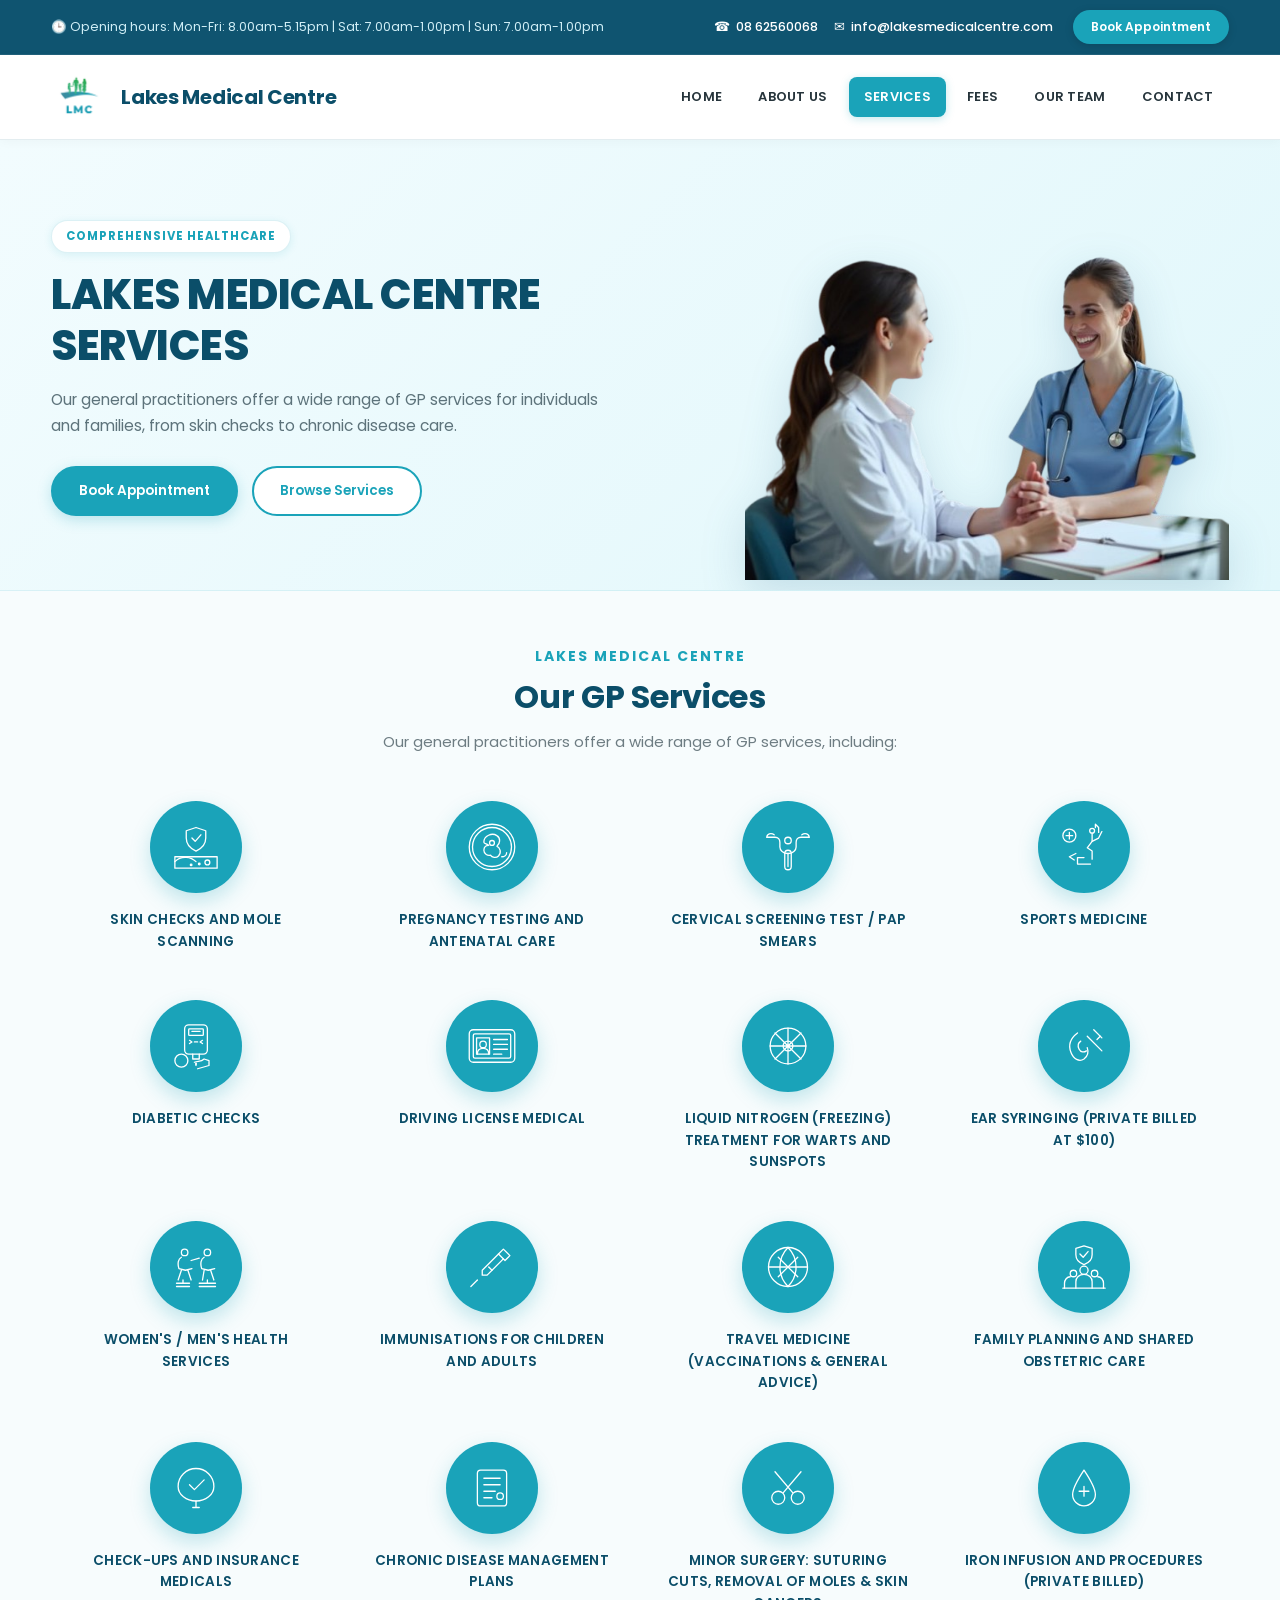
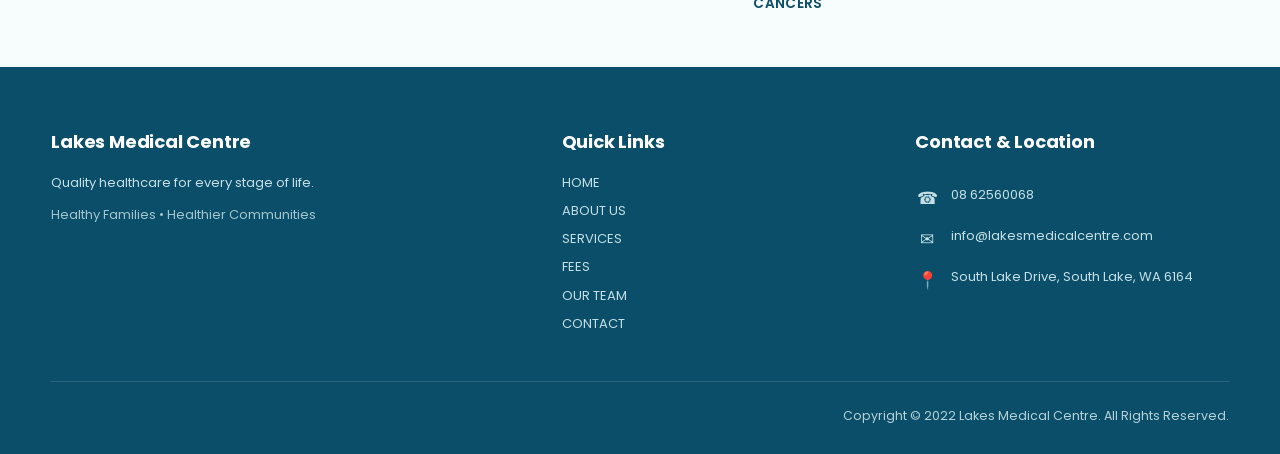
<file: services.html>
<!doctype html>
<html lang="en">
  <head>
    <meta charset="utf-8" />
    <meta name="viewport" content="width=device-width,initial-scale=1" />
    <title>SERVICES</title>
    <link rel="icon" href="images/logo.png" />
    <link rel="stylesheet" href="style.css" />
  </head>
  <body>
    <!-- Top Information Bar -->
    <div class="topbar">
      <div class="container topbar-inner">
        <div class="hours">
          <span
            >🕒 Opening hours: Mon-Fri: 8.00am-5.15pm | Sat: 7.00am-1.00pm |
            Sun: 7.00am-1.00pm</span
          >
        </div>
        <div class="topbar-right">
          <div class="contact-info">
            <a href="tel:0862560068"><span>☎</span> 08 62560068</a>
            <a href="mailto:info@lakesmedicalcentre.com"
              ><span>✉</span> info@lakesmedicalcentre.com</a
            >
          </div>
          <a class="appointment-top" href="contact.html#appointment"
            >Book Appointment</a
          >
        </div>
      </div>
    </div>

    <!-- Main Navigation Header -->
    <header class="header">
      <div class="container header-inner">
        <a class="logo" href="index.html">
          <img
            class="logo-img"
            src="images/logo.png"
            alt="LMC - Lakes Medical Centre logo"
          />
          <div class="logo-text-group">
            <span class="logo-title">Lakes Medical Centre</span>
          </div>
        </a>
        <nav class="nav">
          <a href="index.html">HOME</a>
          <a href="about.html">ABOUT US</a>
          <a class="active" href="services.html">SERVICES</a>
          <a href="fees.html">FEES</a>
          <a href="team.html">OUR TEAM</a>
          <a href="contact.html">CONTACT</a>
        </nav>
      </div>
    </header>

    <!-- Hero Section -->
    <section class="hero">
      <div class="container hero-inner">
        <div class="hero-text">
          <span class="tag">COMPREHENSIVE HEALTHCARE</span>
          <h1>LAKES MEDICAL CENTRE SERVICES</h1>
          <p class="hero-sub">
            Our general practitioners offer a wide range of GP services for
            individuals and families, from skin checks to chronic disease care.
          </p>
          <div class="hero-buttons">
            <a class="btn btn-primary" href="contact.html#appointment"
              >Book Appointment</a
            >
            <a class="btn btn-outline" href="#services-list">Browse Services</a>
          </div>
        </div>
        <div class="hero-art_Home">
          <img
            src="images/service_1.png"
            alt="Lakes Medical Centre doctors and nurses"
          />
        </div>
      </div>
    </section>

    <main>
      <!-- Services Section (4x4 Clean Grid - Uniform Alignment) -->
      <section
        class="section section--tint"
        id="services-list"
        aria-labelledby="services-title"
      >
        <div class="container">
          <div class="section-title">
            <span class="small">Lakes Medical Centre</span>
            <h2 id="services-title">Our GP Services</h2>
            <p>
              Our general practitioners offer a wide range of GP services,
              including:
            </p>
          </div>

          <div class="services">
            <!-- 1. Skin checks -->
            <article class="service">
              <div class="service__icon" aria-hidden="true">
                <svg viewBox="0 0 64 64">
                  <path d="M32 8l12 4v9c0 8-5 13-12 16-7-3-12-8-12-16v-9z" />
                  <path d="M27 21l4 4 7-8" />
                  <path d="M6 44h52v14H6z" />
                  <path d="M6 50c8-8 20-6 26 0" />
                  <circle cx="46" cy="51" r="3" />
                  <circle cx="26" cy="54" r="1" />
                  <circle cx="36" cy="53" r="1" />
                </svg>
              </div>
              <h3>Skin checks and mole scanning</h3>
            </article>

            <!-- 2. Pregnancy testing -->
            <article class="service">
              <div class="service__icon" aria-hidden="true">
                <svg viewBox="0 0 64 64">
                  <circle cx="32" cy="32" r="28" />
                  <circle cx="32" cy="32" r="24" />
                  <path
                    d="M22 26c0-8 10-12 16-8 5 3 4 10 0 13 4 2 6 8 2 12-3 3-8 2-10-1-3 1-8-1-8-6 0-4 3-6 6-6-2-2-6-2-6-4z"
                  />
                  <circle cx="32" cy="27" r="3" />
                  <path d="M44 44c3 0 6-2 6-5" />
                </svg>
              </div>
              <h3>Pregnancy testing and antenatal care</h3>
            </article>

            <!-- 3. Cervical screening -->
            <article class="service">
              <div class="service__icon" aria-hidden="true">
                <svg viewBox="0 0 64 64">
                  <path
                    d="M6 20h10c4 0 6 3 6 6v6c0 4 4 8 10 8s10-4 10-8v-6c0-3 2-6 6-6h10"
                  />
                  <path d="M6 20c0-4 5-6 9-3M58 20c0-4-5-6-9-3" />
                  <circle cx="32" cy="24" r="4" />
                  <rect x="28" y="36" width="8" height="24" rx="4" />
                  <path d="M32 40v16" />
                </svg>
              </div>
              <h3>Cervical screening test / Pap smears</h3>
            </article>

            <!-- 4. Sports medicine -->
            <article class="service">
              <div class="service__icon" aria-hidden="true">
                <svg viewBox="0 0 64 64">
                  <circle cx="14" cy="18" r="8" />
                  <path d="M14 14v8M10 18h8" />
                  <circle cx="42" cy="12" r="3" />
                  <path d="M42 15v10l-6 8 6 4v10" />
                  <path d="M42 25l8-4 4-8" />
                  <path d="M32 45h-8v8h16" />
                  <path d="M46 8v-4l4 4M50 8v6" />
                  <path d="M22 40l-8 4 6 4" />
                </svg>
              </div>
              <h3>Sports medicine</h3>
            </article>

            <!-- 5. Diabetic checks -->
            <article class="service">
              <div class="service__icon" aria-hidden="true">
                <svg viewBox="0 0 64 64">
                  <rect x="18" y="6" width="28" height="36" rx="5" />
                  <rect x="23" y="11" width="18" height="8" rx="1" />
                  <path d="M27 14h10M24 25l3 2-3 2M40 25l-3 2 3 2M30 27h4" />
                  <path d="M28 42v6h8v-6" />
                  <circle cx="14" cy="50" r="8" />
                  <path d="M30 52c4-2 8 0 12-4l6 2v6l-14 4" />
                  <path d="M32 56c-1-2 0-3 0-3s1 1 0 3z" />
                </svg>
              </div>
              <h3>Diabetic checks</h3>
            </article>

            <!-- 6. Driving license medical -->
            <article class="service">
              <div class="service__icon" aria-hidden="true">
                <svg viewBox="0 0 64 64">
                  <rect x="4" y="12" width="56" height="40" rx="5" />
                  <rect x="9" y="17" width="46" height="30" rx="2" />
                  <rect x="13" y="22" width="16" height="20" />
                  <circle cx="21" cy="30" r="4" />
                  <path d="M14 42c0-5 3-7 7-7s7 2 7 7" />
                  <path d="M34 24h17M34 30h17M34 36h17M34 42h10" />
                </svg>
              </div>
              <h3>Driving license medical</h3>
            </article>

            <!-- 7. Liquid nitrogen treatment -->
            <article class="service">
              <div class="service__icon" aria-hidden="true">
                <svg viewBox="0 0 64 64">
                  <circle cx="32" cy="32" r="22" />
                  <path d="M32 10v44M10 32h44M16 16l32 32M16 48L48 16" />
                  <circle cx="32" cy="32" r="6" />
                </svg>
              </div>
              <h3>
                Liquid nitrogen (freezing) treatment for warts and sunspots
              </h3>
            </article>

            <!-- 8. Ear syringing -->
            <article class="service">
              <div class="service__icon" aria-hidden="true">
                <svg viewBox="0 0 64 64">
                  <path
                    d="M24 16c-8 6-12 14-8 24 3 8 10 12 16 8 4-3 6-8 4-14"
                  />
                  <path d="M28 26c-3 2-4 6-2 10s6 4 9 2" />
                  <path d="M36 20l18 18M44 12l10 10" />
                  <path d="M48 24l4-4" />
                </svg>
              </div>
              <h3>Ear syringing (private billed at $100)</h3>
            </article>

            <!-- 9. Women's / men's health -->
            <article class="service">
              <div class="service__icon" aria-hidden="true">
                <svg viewBox="0 0 64 64">
                  <circle cx="18" cy="14" r="4" />
                  <path
                    d="M14 20c-4 2-5 8-3 14l8 2 8-2M14 36l-4 12M22 36l4 12"
                  />
                  <path d="M26 24l10-3" />
                  <circle cx="46" cy="14" r="4" />
                  <path
                    d="M42 20c-4 2-5 8-3 14l8 2 8-2M42 36l-2 12M50 36l4 12"
                  />
                  <path d="M8 52h16M8 56h16M36 52h20M36 56h20" />
                  <path d="M16 48v4M46 48v4" />
                </svg>
              </div>
              <h3>Women's / men's health services</h3>
            </article>

            <!-- 10. Immunisations -->
            <article class="service">
              <div class="service__icon" aria-hidden="true">
                <svg viewBox="0 0 64 64">
                  <path d="M46 10l8 8-6 6-8-8z" />
                  <path d="M40 16l-20 20v6h6l20-20" />
                  <path d="M14 48l-8 8" />
                  <path d="M28 32l4 4" />
                </svg>
              </div>
              <h3>Immunisations for children and adults</h3>
            </article>

            <!-- 11. Travel medicine -->
            <article class="service">
              <div class="service__icon" aria-hidden="true">
                <svg viewBox="0 0 64 64">
                  <circle cx="32" cy="32" r="24" />
                  <path
                    d="M8 32h48M32 8a34 34 0 0 1 0 48M32 8a34 34 0 0 0 0 48"
                  />
                  <path d="M20 20l24 24M44 20l-24 24" />
                </svg>
              </div>
              <h3>Travel medicine (vaccinations &amp; general advice)</h3>
            </article>

            <!-- 12. Family planning -->
            <article class="service">
              <div class="service__icon" aria-hidden="true">
                <svg viewBox="0 0 64 64">
                  <path d="M32 6l10 3v8c0 6-4 10-10 12-6-2-10-6-10-12V9z" />
                  <path d="M27 16l4 4 6-7" />
                  <circle cx="32" cy="36" r="5" />
                  <circle cx="19" cy="40" r="4" />
                  <circle cx="45" cy="40" r="4" />
                  <path d="M22 58v-8c0-5 4-9 10-9s10 4 10 9v8" />
                  <path d="M8 58v-6c0-4 3-8 7-8M56 58v-6c0-4-3-8-7-8" />
                  <path d="M6 58h52" />
                </svg>
              </div>
              <h3>Family planning and shared obstetric care</h3>
            </article>

            <!-- 13. Check-ups & insurance -->
            <article class="service">
              <div class="service__icon" aria-hidden="true">
                <svg viewBox="0 0 64 64">
                  <path
                    d="M32 8c-12 0-22 10-22 22 0 10 10 18 22 18s22-8 22-18c0-12-10-22-22-22z"
                  />
                  <path d="M32 48v8M28 56h8" />
                  <path d="M24 28l6 6 12-12" />
                </svg>
              </div>
              <h3>Check-ups and insurance medicals</h3>
            </article>

            <!-- 14. Chronic disease -->
            <article class="service">
              <div class="service__icon" aria-hidden="true">
                <svg viewBox="0 0 64 64">
                  <rect x="14" y="10" width="36" height="44" rx="4" />
                  <path d="M22 20h20M22 28h20M22 36h14M22 44h10" />
                  <circle cx="42" cy="42" r="4" />
                </svg>
              </div>
              <h3>Chronic disease management plans</h3>
            </article>

            <!-- 15. Minor surgery -->
            <article class="service">
              <div class="service__icon" aria-hidden="true">
                <svg viewBox="0 0 64 64">
                  <circle cx="20" cy="44" r="8" />
                  <circle cx="44" cy="44" r="8" />
                  <path d="M26 38L48 12M38 38L16 12" />
                </svg>
              </div>
              <h3>
                Minor surgery: suturing cuts, removal of moles &amp; skin
                cancers
              </h3>
            </article>

            <!-- 16. Iron infusion -->
            <article class="service">
              <div class="service__icon" aria-hidden="true">
                <svg viewBox="0 0 64 64">
                  <path
                    d="M32 10C24 22 18 32 18 40a14 14 0 0 0 28 0c0-8-6-18-14-30z"
                  />
                  <path d="M32 30v12M26 36h12" />
                </svg>
              </div>
              <h3>Iron infusion and procedures (private billed)</h3>
            </article>
          </div>
        </div>
      </section>
    </main>

    <!-- Site Footer (100% Aligned with Closed Tags) -->
    <footer class="footer">
      <div class="container footer-grid">
        <div>
          <h3>Lakes Medical Centre</h3>
          <p>Quality healthcare for every stage of life.</p>
          <p style="margin-top: 10px; color: #a2c6d0">
            Healthy Families • Healthier Communities
          </p>
        </div>
        <div>
          <h3>Quick Links</h3>
          <a href="index.html">HOME</a>
          <a href="about.html">ABOUT US</a>
          <a href="services.html">SERVICES</a>
          <a href="fees.html">FEES</a>
          <a href="team.html">OUR TEAM</a>
          <a href="contact.html">CONTACT</a>
        </div>

        <div class="contact-location">
          <h3>Contact &amp; Location</h3>

          <p>
            <span class="contact-icon">☎</span>
            <span>08 62560068</span>
          </p>

          <p>
            <span class="contact-icon">✉</span>
            <span>info@lakesmedicalcentre.com</span>
          </p>

          <p>
            <span class="contact-icon">📍</span>
            <span>South Lake Drive, South Lake, WA 6164</span>
          </p>
        </div>
      </div>
      <div class="container footer-bottom">
        Copyright © 2022 Lakes Medical Centre. All Rights Reserved.
      </div>
    </footer>
  </body>
</html>
</file>
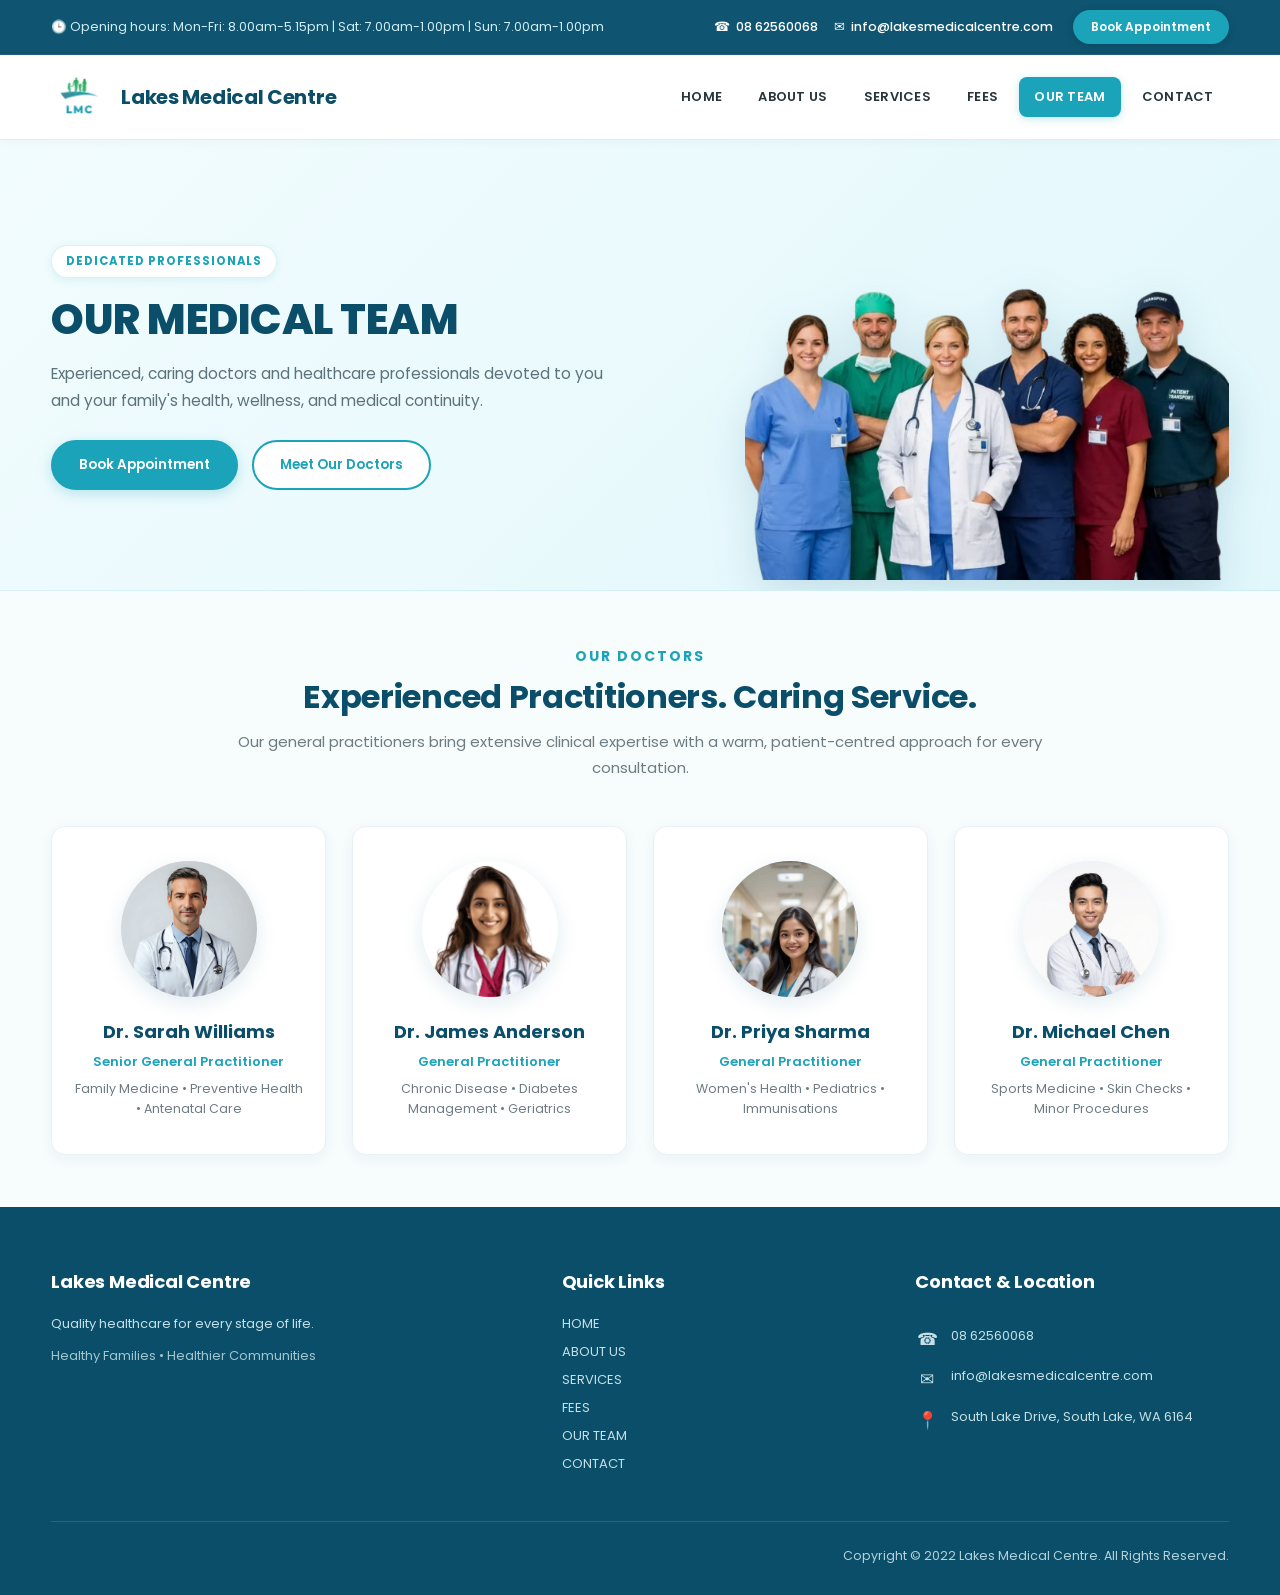
<file: team.html>
<!doctype html>
<html lang="en">
  <head>
    <meta charset="utf-8" />
    <meta name="viewport" content="width=device-width,initial-scale=1" />
    <title>OUR TEAM</title>
    <link rel="icon" href="images/logo.png" />
    <link rel="stylesheet" href="style.css" />
  </head>
  <body>
    <!-- Top Information Bar -->
    <div class="topbar">
      <div class="container topbar-inner">
        <div class="hours">
          <span
            >🕒 Opening hours: Mon-Fri: 8.00am-5.15pm | Sat: 7.00am-1.00pm |
            Sun: 7.00am-1.00pm</span
          >
        </div>
        <div class="topbar-right">
          <div class="contact-info">
            <a href="tel:0862560068"><span>☎</span> 08 62560068</a>
            <a href="mailto:info@lakesmedicalcentre.com"
              ><span>✉</span> info@lakesmedicalcentre.com</a
            >
          </div>
          <a class="appointment-top" href="contact.html#appointment"
            >Book Appointment</a
          >
        </div>
      </div>
    </div>

    <!-- Main Navigation Header -->
    <header class="header">
      <div class="container header-inner">
        <a class="logo" href="index.html">
          <img
            class="logo-img"
            src="images/logo.png"
            alt="LMC - Lakes Medical Centre logo"
          />
          <div class="logo-text-group">
            <span class="logo-title">Lakes Medical Centre</span>
          </div>
        </a>
        <nav class="nav">
          <a href="index.html">HOME</a>
          <a href="about.html">ABOUT US</a>
          <a href="services.html">SERVICES</a>
          <a href="fees.html">FEES</a>
          <a class="active" href="team.html">OUR TEAM</a>
          <a href="contact.html">CONTACT</a>
        </nav>
      </div>
    </header>

    <!-- Hero Section -->
    <section class="hero">
      <div class="container hero-inner">
        <div class="hero-text">
          <span class="tag">DEDICATED PROFESSIONALS</span>
          <h1>OUR MEDICAL TEAM</h1>
          <p class="hero-sub">
            Experienced, caring doctors and healthcare professionals devoted to
            you and your family's health, wellness, and medical continuity.
          </p>
          <div class="hero-buttons">
            <a class="btn btn-primary" href="contact.html#appointment"
              >Book Appointment</a
            >
            <a class="btn btn-outline" href="#doctors">Meet Our Doctors</a>
          </div>
        </div>
        <div class="hero-art_Home">
          <img
            src="images/our_teamm.png"
            alt="Lakes Medical Centre doctors and nurses"
          />
        </div>
      </div>
    </section>

    <main>
      <!-- Doctors Grid Section -->
      <section class="section alt" id="doctors">
        <div class="container">
          <div class="section-title">
            <span class="small">Our Doctors</span>
            <h2>Experienced Practitioners. Caring Service.</h2>
            <p>
              Our general practitioners bring extensive clinical expertise with
              a warm, patient-centred approach for every consultation.
            </p>
          </div>
          <div class="team-grid">
            <!-- Doctor 1 -->
            <div class="doctor-card">
              <div class="doctor-photo">
                <img src="images/Doc_2.jpg" alt="Dr. Sarah Williams" />
              </div>
              <div class="doctor-info">
                <h3>Dr. Sarah Williams</h3>
                <p>Senior General Practitioner</p>
                <small
                  >Family Medicine • Preventive Health • Antenatal Care</small
                >
              </div>
            </div>

            <!-- Doctor 2 -->
            <div class="doctor-card">
              <div class="doctor-photo">
                <img src="images/Doc_3.jpg" alt="Dr. James Anderson" />
              </div>
              <div class="doctor-info">
                <h3>Dr. James Anderson</h3>
                <p>General Practitioner</p>
                <small
                  >Chronic Disease • Diabetes Management • Geriatrics</small
                >
              </div>
            </div>

            <!-- Doctor 3 -->
            <div class="doctor-card">
              <div class="doctor-photo">
                <img src="images/Doc_4.jpg" alt="Dr. Priya Sharma" />
              </div>
              <div class="doctor-info">
                <h3>Dr. Priya Sharma</h3>
                <p>General Practitioner</p>
                <small>Women's Health • Pediatrics • Immunisations</small>
              </div>
            </div>

            <!-- Doctor 4 -->
            <div class="doctor-card">
              <div class="doctor-photo">
                <img src="images/doc_12.jpg" alt="Dr. Michael Chen" />
              </div>
              <div class="doctor-info">
                <h3>Dr. Michael Chen</h3>
                <p>General Practitioner</p>
                <small>Sports Medicine • Skin Checks • Minor Procedures</small>
              </div>
            </div>
          </div>
        </div>
      </section>
    </main>

    <!-- Site Footer (100% Aligned with Closed Tags) -->
    <footer class="footer">
      <div class="container footer-grid">
        <div>
          <h3>Lakes Medical Centre</h3>
          <p>Quality healthcare for every stage of life.</p>
          <p style="margin-top: 10px; color: #a2c6d0">
            Healthy Families • Healthier Communities
          </p>
        </div>
        <div>
          <h3>Quick Links</h3>
          <a href="index.html">HOME</a>
          <a href="about.html">ABOUT US</a>
          <a href="services.html">SERVICES</a>
          <a href="fees.html">FEES</a>
          <a href="team.html">OUR TEAM</a>
          <a href="contact.html">CONTACT</a>
        </div>

        <div class="contact-location">
          <h3>Contact &amp; Location</h3>

          <p>
            <span class="contact-icon">☎</span>
            <span>08 62560068</span>
          </p>

          <p>
            <span class="contact-icon">✉</span>
            <span>info@lakesmedicalcentre.com</span>
          </p>

          <p>
            <span class="contact-icon">📍</span>
            <span>South Lake Drive, South Lake, WA 6164</span>
          </p>
        </div>
      </div>
      <div class="container footer-bottom">
        Copyright © 2022 Lakes Medical Centre. All Rights Reserved.
      </div>
    </footer>
  </body>
</html>
</file>
<file: style.css>
@import url('https://fonts.googleapis.com/css2?family=Poppins:wght@400;500;600;700;800&display=swap');

:root {
  --blue: #126080;
  --blue-dark: #0b4e69;
  --blue-deep: #07384c;
  --teal: #1aa3b9;
  --teal-dark: #138396;
  --teal-light: #eaf8fb;
  --teal-soft: rgba(26, 163, 185, 0.08);
  --light: #eefbfe;
  --pale: #f7fcfd;
  --text: #26343b;
  --text-muted: #5d737b;
  --muted: #6d7c82;
  --white: #ffffff;
  --border: #e3edf0;
  --border-light: #eaf1f4;
  --shadow-xs: 0 2px 6px rgba(18, 96, 128, 0.04);
  --shadow-sm: 0 4px 14px rgba(18, 96, 128, 0.06);
  --shadow-md: 0 8px 24px rgba(18, 96, 128, 0.09);
  --shadow-lg: 0 16px 36px rgba(18, 96, 128, 0.12);
  --shadow-hover: 0 12px 28px rgba(18, 96, 128, 0.14);
  --radius-xs: 4px;
  --radius-sm: 8px;
  --radius-md: 14px;
  --radius-lg: 20px;
  --radius-pill: 50px;
}

/* ---------- Global Reset & Base ---------- */
*, *::before, *::after {
  box-sizing: border-box;
  margin: 0;
  padding: 0;
}

html {
  scroll-behavior: smooth;
  scroll-padding-top: 90px;
}










.contact-location {
  display: flex;
  flex-direction: column;
  align-items: flex-start;
  gap: 12px;
}

.contact-location h3 {
  margin: 0 0 8px;
  font-size: 20px;
  font-weight: 600;
}

.contact-location p {
  display: flex;
  align-items: flex-start;
  gap: 12px;
  margin: 0;
  line-height: 1.7;
  font-size: 15px;
  color: #555;
}

.contact-icon {
  display: inline-flex;
  align-items: center;
  justify-content: center;
  width: 24px;
  min-width: 24px;
  font-size: 17px;
}


































body {
  font-family: 'Poppins', -apple-system, BlinkMacSystemFont, 'Segoe UI', Roboto, Helvetica, Arial, sans-serif;
  color: var(--text);
  background: #ffffff;
  line-height: 1.65;
  -webkit-font-smoothing: antialiased;
  -moz-osx-font-smoothing: grayscale;
  text-rendering: optimizeLegibility;
}

a {
  text-decoration: none;
  color: inherit;
  transition: color 0.2s ease, background-color 0.2s ease, border-color 0.2s ease, transform 0.2s ease, box-shadow 0.2s ease;
}

/* Strict border removal on all images */
img {
  max-width: 100%;
  height: auto;
  display: block;
  border: 0 !important;
  border-style: none !important;
  outline: none !important;
}

/* Unified Container for 100% Consistent Alignment across all pages */
.container {
  width: min(1180px, 92%);
  margin-left: auto;
  margin-right: auto;
  padding-left: 0;
  padding-right: 0;
}

/* ---------- Top Information Bar ---------- */
.topbar {
  background: #0f5470;
  color: #e5f6fa;
  font-size: 12.5px;
  padding: 10px 0;
  border-bottom: 1px solid rgba(255, 255, 255, 0.08);
}

.topbar-inner {
  display: flex;
  align-items: center;
  justify-content: space-between;
  flex-wrap: wrap;
  gap: 12px 24px;
}

.topbar .hours {
  display: flex;
  align-items: center;
  gap: 8px;
  font-weight: 400;
  color: #d1eff7;
}

.topbar-right {
  display: flex;
  align-items: center;
  gap: 20px;
  margin-left: auto;
}

.topbar .contact-info {
  display: flex;
  align-items: center;
  gap: 16px;
  font-weight: 500;
}

.topbar .contact-info a {
  display: inline-flex;
  align-items: center;
  gap: 6px;
  color: #ffffff;
}

.topbar .contact-info a:hover {
  color: #79e3f3;
}

.appointment-top {
  display: inline-flex;
  align-items: center;
  gap: 6px;
  background: var(--teal);
  color: #ffffff;
  padding: 7px 18px;
  border-radius: var(--radius-pill);
  font-weight: 600;
  font-size: 12px;
  transition: background 0.2s, transform 0.2s, box-shadow 0.2s;
  box-shadow: 0 2px 8px rgba(0, 0, 0, 0.15);
}

.appointment-top:hover {
  background: #148092;
  transform: translateY(-1px);
  box-shadow: 0 4px 12px rgba(26, 163, 185, 0.3);
}

/* ---------- Header & Navigation ---------- */
.header {
  background: #ffffff;
  border-bottom: 1px solid var(--border);
  padding: 14px 0;
  position: sticky;
  top: 0;
  z-index: 100;
  box-shadow: 0 2px 10px rgba(0, 0, 0, 0.03);
}

.header-inner {
  display: flex;
  align-items: center;
  justify-content: space-between;
  gap: 24px;
}

.logo {
  display: flex;
  align-items: center;
  gap: 14px;
  color: var(--blue-dark);
}

.logo-img {
  height: 56px;
  width: auto;
  object-fit: contain;
}

.logo-text-group {
  display: flex;
  flex-direction: column;
}

.logo-title {
  font-size: 20px;
  font-weight: 700;
  color: var(--blue-dark);
  line-height: 1.2;
  letter-spacing: -0.3px;
}

.logo-sub {
  font-size: 11.5px;
  color: var(--teal);
  font-weight: 500;
  letter-spacing: 0.2px;
}

.nav {
  display: flex;
  align-items: center;
  gap: 6px;
}

.nav a {
  color: var(--text);
  padding: 9px 15px;
  font-size: 13px;
  font-weight: 600;
  border-radius: 8px;
  letter-spacing: 0.3px;
  transition: all 0.2s ease;
  white-space: nowrap;
}

.nav a:hover {
  color: var(--teal);
  background: var(--light);
}

.nav a.active {
  color: #ffffff;
  background: var(--teal);
  box-shadow: 0 2px 8px rgba(26, 163, 185, 0.25);
}

/* ---------- Hero Section - Standardized Height & Pixel Alignment ---------- */
.hero {
  background: linear-gradient(135deg, #f2fcfe 0%, #e1f7fb 100%);
  padding: 50px 0 0;
  position: relative;
  overflow: hidden;
  border-bottom: 1px solid rgba(26, 163, 185, 0.12);
}

.hero-inner {
  width: min(1180px, 92%);
  margin-left: auto;
  margin-right: auto;
  display: grid;
  grid-template-columns: 1.15fr 0.85fr;
  gap: 40px;
  align-items: center;
  min-height: 400px;
  position: relative;
  z-index: 2;
}

.hero-text {
  padding-bottom: 44px;
  display: flex;
  flex-direction: column;
  align-items: flex-start;
  text-align: left;
}

.hero-text .tag {
  display: inline-block;
  color: var(--teal);
  background: #ffffff;
  padding: 6px 14px;
  border-radius: var(--radius-pill);
  font-size: 11.5px;
  font-weight: 700;
  letter-spacing: 1px;
  margin-bottom: 16px;
  box-shadow: 0 2px 8px rgba(26, 163, 185, 0.12);
  border: 1px solid rgba(26, 163, 185, 0.15);
}

.hero h1 {
  font-size: clamp(30px, 3.8vw, 42px);
  line-height: 1.22;
  color: var(--blue-dark);
  font-weight: 800;
  margin-bottom: 16px;
  letter-spacing: -0.5px;
}

.hero p.hero-sub {
  color: var(--text-muted);
  font-size: 15.5px;
  line-height: 1.7;
  max-width: 560px;
  margin-bottom: 26px;
}

.hero-buttons {
  display: flex;
  align-items: center;
  gap: 14px;
  flex-wrap: wrap;
}

/* Hero Art Container: Uniform Height & Alignment across all pages */
.hero-art_Home {
  width: 100%;
  height: 380px;
  display: flex;
  align-items: flex-end;
  justify-content: center;
}

.hero-art_Home img {
  width: auto;
  max-width: 100%;
  height: auto;
  max-height: 380px;
  object-fit: contain;
  object-position: bottom center;
  border: 0 !important;
  border-radius: 0;
  box-shadow: none;
  filter: drop-shadow(0 14px 22px rgba(18, 96, 128, 0.16));
}

/* ---------- Buttons ---------- */
.btn {
  display: inline-flex;
  align-items: center;
  justify-content: center;
  gap: 8px;
  padding: 12px 26px;
  border-radius: var(--radius-pill);
  font-size: 13.5px;
  font-weight: 600;
  cursor: pointer;
  border: 2px solid transparent;
  transition: all 0.25s ease;
  font-family: inherit;
  white-space: nowrap;
}

.btn-primary {
  background: var(--teal);
  color: #ffffff;
  border-color: var(--teal);
  box-shadow: 0 4px 14px rgba(26, 163, 185, 0.25);
}

.btn-primary:hover {
  background: var(--blue-dark);
  border-color: var(--blue-dark);
  color: #ffffff;
  transform: translateY(-2px);
  box-shadow: 0 6px 18px rgba(11, 78, 105, 0.25);
}

.btn-outline {
  background: #ffffff;
  color: var(--teal);
  border-color: var(--teal);
}

.btn-outline:hover {
  background: var(--teal);
  color: #ffffff;
  transform: translateY(-2px);
  box-shadow: 0 4px 14px rgba(26, 163, 185, 0.2);
}

/* ---------- Common Section Styles ---------- */
.section {
  padding: 52px 0;
}

.section.alt,
.section--tint {
  background: var(--pale);
}

.section-title {
  text-align: center;
  margin-bottom: 46px;
  max-width: 820px;
  margin-left: auto;
  margin-right: auto;
}

.section-title .small,
.eyebrow {
  display: inline-block;
  color: var(--teal);
  text-transform: uppercase;
  letter-spacing: 2px;
  font-size: 14px;
  font-weight: 700;
  margin-bottom: 8px;
}

.section-title h3 {
  color: var(--blue-dark);
  font-size: 32px;
  font-weight: 700;
  line-height: 1.3;
  margin-bottom: 12px;
}

.section-title h2 {
  color: var(--blue-dark);
  font-size: 32px;
  font-weight: 700;
  line-height: 1.3;
  margin-bottom: 12px;
  letter-spacing: -0.3px;
}

.section-title p {
  color: var(--muted);
  font-size: 15px;
  line-height: 1.7;
}

/* Legacy support for services title */
.section__title {
  font-size: 32px;
  font-weight: 700;
  text-align: center;
  margin-bottom: 10px;
  color: var(--blue-dark);
}

.center-text {
  display: block;
  text-align: center;
  font-size: 15px;
  font-weight: 500;
  color: var(--muted);
  margin-bottom: 48px;
}

/* ---------- HD Stats Bar Component ---------- */
.stats-bar-section {
  background: #ffffff;
  padding: 40px 0 0;
  position: relative;
  z-index: 10;
}

.stats-grid {
  display: grid;
  grid-template-columns: repeat(4, 1fr);
  gap: 20px;
  background: #ffffff;
  border-radius: var(--radius-md);
  padding: 30px;
  box-shadow: var(--shadow-md);
  border: 1px solid var(--border);
}

.stat-item {
  display: flex;
  align-items: center;
  gap: 16px;
  padding: 8px 12px;
  border-right: 1px solid var(--border-light);
}

.stat-item:last-child {
  border-right: none;
}

.stat-icon {
  width: 52px;
  height: 52px;
  border-radius: 12px;
  background: var(--teal-light);
  color: var(--teal);
  display: grid;
  place-items: center;
  font-size: 24px;
  flex-shrink: 0;
}

.stat-content {
  display: flex;
  flex-direction: column;
}

.stat-number {
  font-size: 26px;
  font-weight: 800;
  color: var(--blue-dark);
  line-height: 1.15;
}

.stat-label {
  font-size: 12.5px;
  color: var(--text-muted);
  font-weight: 500;
  line-height: 1.4;
  margin-top: 3px;
}

/* ---------- Clean Cards (Grid System) ---------- */
.cards {
  display: grid;
  grid-template-columns: repeat(3, 1fr);
  gap: 28px;
  align-items: stretch;
}

.cards-4 {
  grid-template-columns: repeat(4, 1fr);
}

.card {
  background: #ffffff;
  border: 1px solid var(--border-light);
  border-radius: var(--radius-md);
  padding: 32px 28px;
  box-shadow: var(--shadow-sm);
  display: flex;
  flex-direction: column;
  align-items: flex-start;
  text-align: left;
  transition: transform 0.25s ease, box-shadow 0.25s ease, border-color 0.25s ease;
}

.card:hover {
  transform: translateY(-4px);
  box-shadow: var(--shadow-hover);
  border-color: rgba(26, 163, 185, 0.3);
}

.card-icon-box {
  width: 54px;
  height: 54px;
  border-radius: 12px;
  background: var(--teal-light);
  color: var(--teal);
  display: grid;
  place-items: center;
  font-size: 24px;
  margin-bottom: 20px;
}

.card h3 {
  color: var(--blue-dark);
  font-size: 19px;
  font-weight: 700;
  line-height: 1.4;
  margin-bottom: 12px;
}

.card p {
  font-size: 14px;
  color: var(--muted);
  line-height: 1.7;
}

.card .link {
  display: inline-flex;
  align-items: center;
  gap: 6px;
  color: var(--teal);
  font-size: 13px;
  font-weight: 700;
  margin-top: auto;
  padding-top: 18px;
}

.card .link:hover {
  color: var(--blue-dark);
  transform: translateX(3px);
}

/* Card Icons & QR Codes */
.icon.qr {
  margin-bottom: 20px;
  display: block;
}

.icon.qr img {
  width: 180%;
 
  height: 130px;
  object-fit: contain;
  object-position: left center;
  border: 0 !important;
  border-radius: 4px;
  background: transparent;
  margin: 0;
}

/* ---------- Practice Section (Home Page) ---------- */
.practice-section {
  padding: 76px 0;
  background: #ffffff;
}

.practice-inner {
  max-width: 960px;
  margin-left: auto;
  margin-right: auto;
}

.practice-title {
  text-align: center;
  color: var(--teal);
  font-size: 22px;
  font-weight: 700;
  letter-spacing: 1.5px;
  text-transform: uppercase;
  margin-bottom: 40px;
}

.practice-top {
  display: flex;
  justify-content: center;
  align-items: flex-start;
  gap: 60px;
  margin-bottom: 42px;
}

.practice-qr {
  width: 240px;
  text-align: center;
  display: flex;
  flex-direction: column;
  align-items: center;
}

.practice-qr img {
  width: 145px;
  height: 145px;
  object-fit: contain;
  border: 0 !important;
  margin-bottom: 14px;
}

.practice-qr p {
  color: #1a8f4c;
  font-size: 13.5px;
  font-weight: 700;
  line-height: 1.55;
  margin: 0;
}

.practice-badges {
  width: 220px;
  display: flex;
  flex-direction: column;
  align-items: center;
  gap: 16px;
}

.practice-badges .racgp-img {
  width: 180px;
  height: auto;
  object-fit: contain;
  border: 0 !important;
}

.practice-badges .clinic-img {
  width: 180px;
  height: 110px;
  object-fit: cover;
  border: 0 !important;
  border-radius: var(--radius-sm);
  box-shadow: var(--shadow-sm);
}

.practice-content {
  color: #173b59;
  font-size: 14.5px;
  line-height: 1.8;
  max-width: 860px;
  margin: 0 auto;
}

.practice-content p {
  margin-bottom: 18px;
}

.practice-content strong {
  font-weight: 700;
  color: var(--blue-dark);
}

.practice-btn-wrap {
  margin-top: 28px;
  display: flex;
  justify-content: flex-start;
}

.practice-btn {
  display: inline-flex;
  align-items: center;
  gap: 10px;
  background: var(--teal);
  color: #ffffff;
  padding: 12px 26px;
  border-radius: var(--radius-sm);
  font-size: 14px;
  font-weight: 700;
  transition: all 0.25s ease;
  border: 0 !important;
  box-shadow: 0 4px 14px rgba(26, 163, 185, 0.25);
}

.practice-btn:hover {
  background: var(--blue-dark);
  transform: translateY(-2px);
  box-shadow: 0 6px 18px rgba(11, 78, 105, 0.25);
}

/* ---------- About Page Layout & HD Components ---------- */
.about-grid {
  display: grid;
  grid-template-columns: 1fr 1fr;
  gap: 52px;
  align-items: center;
}

.about-image {
  position: relative;
  border-radius: var(--radius-lg);
  overflow: hidden;
  box-shadow: var(--shadow-md);
  border: 0 !important;
}

.about-image img {
  width: 100%;
  aspect-ratio: 4 / 3;
  height: auto;
  object-fit: cover;
  border: 0 !important;
}

.about-image-badge {
  position: absolute;
  bottom: 20px;
  left: 20px;
  background: rgba(11, 78, 105, 0.92);
  backdrop-filter: blur(8px);
  -webkit-backdrop-filter: blur(8px);
  color: #ffffff;
  padding: 12px 20px;
  border-radius: 12px;
  font-size: 13px;
  font-weight: 600;
  display: flex;
  align-items: center;
  gap: 10px;
  box-shadow: 0 8px 24px rgba(0, 0, 0, 0.2);
  border: 1px solid rgba(255, 255, 255, 0.15);
}

.about-content h2 {
  color: var(--blue-dark);
  font-size: 32px;
  font-weight: 700;
  line-height: 1.3;
  margin-bottom: 18px;
  letter-spacing: -0.3px;
}

.about-content p {
  color: var(--muted);
  font-size: 15px;
  line-height: 1.75;
  margin-bottom: 16px;
}

.checks {
  list-style: none;
  margin: 20px 0 28px;
}

.checks li {
  margin: 12px 0;
  font-size: 14.5px;
  color: #3f5862;
  display: flex;
  align-items: flex-start;
  line-height: 1.55;
}

.checks li::before {
  content: "✓";
  display: inline-flex;
  align-items: center;
  justify-content: center;
  width: 22px;
  height: 22px;
  background: var(--teal-light);
  color: var(--teal);
  font-weight: 700;
  font-size: 13px;
  border-radius: 50%;
  margin-right: 14px;
  margin-top: 1px;
  flex-shrink: 0;
}

/* Facilities Section (HD Grid) */
.facilities-grid {
  display: grid;
  grid-template-columns: repeat(3, 1fr);
  gap: 28px;
}

.facility-card {
  background: #ffffff;
  border: 1px solid var(--border-light);
  border-radius: var(--radius-md);
  padding: 32px 26px;
  box-shadow: var(--shadow-sm);
  transition: transform 0.25s ease, box-shadow 0.25s ease;
  display: flex;
  flex-direction: column;
}

.facility-card:hover {
  transform: translateY(-4px);
  box-shadow: var(--shadow-hover);
  border-color: rgba(26, 163, 185, 0.3);
}

.facility-icon {
  width: 54px;
  height: 54px;
  border-radius: 14px;
  background: var(--teal-light);
  color: var(--teal);
  display: grid;
  place-items: center;
  font-size: 24px;
  margin-bottom: 18px;
}

.facility-card h3 {
  color: var(--blue-dark);
  font-size: 18px;
  font-weight: 700;
  margin-bottom: 10px;
}

.facility-card p {
  color: var(--muted);
  font-size: 13.5px;
  line-height: 1.7;
  margin-bottom: 16px;
}

.facility-tag {
  margin-top: auto;
  display: inline-block;
  align-self: flex-start;
  font-size: 11.5px;
  font-weight: 600;
  color: var(--teal-dark);
  background: var(--teal-light);
  padding: 4px 12px;
  border-radius: var(--radius-pill);
}

/* Leadership Feature Card (HD) */
.leadership-spotlight {
  display: grid;
  grid-template-columns: 0.8fr 1.2fr;
  gap: 48px;
  background: #ffffff;
  border-radius: var(--radius-lg);
  overflow: hidden;
  box-shadow: var(--shadow-md);
  border: 1px solid var(--border);
  align-items: stretch;
}

.leadership-img-wrap {
  width: 100%;
  height: 100%;
  min-height: 380px;
}

.leadership-img-wrap img {
  width: 100%;
  height: 100%;
  object-fit: cover;
}

.leadership-info {
  padding: 44px 48px 44px 0;
  align-self: center;
}

.leadership-info .tag {
  display: inline-block;
  color: var(--teal);
  background: var(--teal-light);
  padding: 4px 12px;
  border-radius: var(--radius-pill);
  font-size: 11.5px;
  font-weight: 700;
  margin-bottom: 12px;
}

.leadership-info h3 {
  color: var(--blue-dark);
  font-size: 26px;
  font-weight: 700;
  margin-bottom: 4px;
}

.leadership-info .designation {
  color: var(--teal);
  font-size: 14px;
  font-weight: 600;
  margin-bottom: 16px;
}

.leadership-info p {
  color: var(--muted);
  font-size: 14.5px;
  line-height: 1.75;
  margin-bottom: 16px;
}

/* Accreditations Grid */
.accreditations-grid {
  display: grid;
  grid-template-columns: repeat(4, 1fr);
  gap: 24px;
}

.accred-card {
  background: #ffffff;
  border: 1px solid var(--border-light);
  border-radius: var(--radius-md);
  padding: 26px 20px;
  text-align: center;
  box-shadow: var(--shadow-xs);
  display: flex;
  flex-direction: column;
  align-items: center;
}

.accred-icon {
  font-size: 32px;
  margin-bottom: 12px;
}

.accred-card h4 {
  color: var(--blue-dark);
  font-size: 15px;
  font-weight: 700;
  margin-bottom: 6px;
}

.accred-card p {
  font-size: 12.5px;
  color: var(--text-muted);
  line-height: 1.5;
}

/* Call to Action Banner */
.cta-banner {
  background: linear-gradient(135deg, #0b4e69 0%, #126080 100%);
  border-radius: var(--radius-lg);
  padding: 56px 48px;
  color: #ffffff;
  display: flex;
  align-items: center;
  justify-content: space-between;
  gap: 36px;
  box-shadow: var(--shadow-lg);
}

.cta-banner-text h3 {
  font-size: 28px;
  font-weight: 800;
  color: #ffffff;
  margin-bottom: 10px;
}

.cta-banner-text p {
  font-size: 15px;
  color: #cdebf3;
  max-width: 600px;
  line-height: 1.6;
}

.cta-banner-actions {
  display: flex;
  align-items: center;
  gap: 16px;
  flex-shrink: 0;
}

.btn-white {
  background: #ffffff;
  color: var(--blue-dark);
  border-color: #ffffff;
}

.btn-white:hover {
  background: var(--teal-light);
  color: var(--teal-dark);
  transform: translateY(-2px);
  box-shadow: 0 4px 14px rgba(0, 0, 0, 0.2);
}

.btn-outline-white {
  background: transparent;
  color: #ffffff;
  border-color: rgba(255, 255, 255, 0.6);
}

.btn-outline-white:hover {
  background: rgba(255, 255, 255, 0.15);
  border-color: #ffffff;
  transform: translateY(-2px);
}

/* ---------- Services Grid (Matches clean borderless specification) ---------- */
.services {
  max-width: 1160px;
  margin: 0 auto;
  display: grid;
  grid-template-columns: repeat(4, 1fr);
  gap: 48px 24px;
  justify-items: center;
}

.service {
  display: flex;
  flex-direction: column;
  align-items: center;
  text-align: center;
  width: 100%;
  max-width: 240px;
  border: 0 !important;
  background: transparent;
}

.service__icon {
  width: 92px;
  height: 92px;
  border-radius: 50%;
  background: var(--teal);
  display: grid;
  place-items: center;
  margin-bottom: 16px;
  transition: transform 0.25s ease, box-shadow 0.25s ease;
  box-shadow: 0 8px 20px rgba(26, 163, 185, 0.25);
  border: 0 !important;
}

.service:hover .service__icon {
  transform: translateY(-4px);
  box-shadow: 0 12px 28px rgba(26, 163, 185, 0.35);
}

.service__icon svg {
  width: 52px;
  height: 52px;
  fill: none;
  stroke: #ffffff;
  stroke-width: 1.6;
  stroke-linecap: round;
  stroke-linejoin: round;
}

.service h3 {
  font-size: 13.5px;
  font-weight: 600;
  line-height: 1.6;
  letter-spacing: 0.3px;
  text-transform: uppercase;
  color: var(--blue-dark);
}

/* ---------- Fees Table ---------- */
.table-wrap {
  overflow-x: auto;
  border-radius: var(--radius-md);
  box-shadow: var(--shadow-sm);
  background: #ffffff;
  border: 1px solid var(--border);
}

.fee-table {
  width: 100%;
  min-width: 640px;
  border-collapse: collapse;
  background: #ffffff;
}

.fee-table th, .fee-table td {
  padding: 16px 22px;
  text-align: left;
  border-bottom: 1px solid var(--border);
  font-size: 14px;
}

.fee-table th {
  background: var(--blue-dark);
  color: #ffffff;
  font-weight: 600;
  letter-spacing: 0.3px;
}

.fee-table tr:last-child td {
  border-bottom: 0;
}

.fee-table tbody tr:hover {
  background: var(--light);
}

.note {
  margin-top: 28px;
  padding: 22px 26px;
  background: #eefafd;
  border-left: 4px solid var(--teal);
  border-radius: 0 var(--radius-sm) var(--radius-sm) 0;
  font-size: 14px;
  color: #3b5b66;
  line-height: 1.7;
}

.note ul {
  list-style: none;
  margin: 10px 0 12px;
}

.note li {
  margin: 6px 0;
  display: flex;
  align-items: flex-start;
}

.note li::before {
  content: "✓";
  color: var(--teal);
  font-weight: 700;
  margin-right: 10px;
}

/* ---------- Team / Doctors Grid ---------- */
.team-grid {
  display: grid;
  grid-template-columns: repeat(4, 1fr);
  gap: 26px;
}

.doctor-card {
  text-align: center;
  padding: 34px 22px;
  background: #ffffff;
  border-radius: var(--radius-md);
  box-shadow: var(--shadow-sm);
  border: 1px solid var(--border-light);
  display: flex;
  flex-direction: column;
  align-items: center;
  transition: transform 0.25s, box-shadow 0.25s;
}

.doctor-card:hover {
  transform: translateY(-4px);
  box-shadow: var(--shadow-hover);
  border-color: rgba(26, 163, 185, 0.3);
}

.doctor-photo {
  width: 136px;
  height: 136px;
  margin: 0 auto 20px;
  border-radius: 50%;
  overflow: hidden;
  border: 0 !important;
  outline: none !important;
  box-shadow: 0 6px 20px rgba(18, 96, 128, 0.12);
  background: var(--light);
}

.doctor-photo img {
  width: 100%;
  height: 100%;
  object-fit: cover;
  object-position: center top;
  border: 0 !important;
  outline: none !important;
}

.doctor-info h3 {
  color: var(--blue-dark);
  font-size: 18px;
  font-weight: 700;
  margin-bottom: 4px;
}

.doctor-info p {
  color: var(--teal);
  font-size: 13px;
  font-weight: 600;
  margin-bottom: 6px;
}

.doctor-info small {
  display: block;
  color: var(--muted);
  font-size: 12.5px;
}

/* ---------- Contact Page Layout ---------- */
.contact-grid {
  display: grid;
  grid-template-columns: 1fr 1fr;
  gap: 36px;
  align-items: stretch;
}

.contact-box {
  display: flex;
  flex-direction: column;
  background: #ffffff;
  border: 1px solid var(--border) !important;
  border-radius: var(--radius-md);
  padding: 34px;
  box-shadow: var(--shadow-sm);
}

.contact-box h3 {
  color: var(--blue-dark);
  font-size: 22px;
  font-weight: 700;
  margin-bottom: 20px;
}

.contact-item {
  display: flex;
  align-items: flex-start;
  gap: 16px;
  margin: 18px 0;
}

.contact-item .ci {
  font-size: 22px;
  color: var(--teal);
  line-height: 1.2;
}

.contact-item strong {
  display: block;
  font-size: 14px;
  color: var(--blue-dark);
}

.contact-item span {
  font-size: 13px;
  color: var(--muted);
}

.form {
  display: grid;
  gap: 16px;
  align-content: start;
  flex: 1;
}

.form input, .form select, .form textarea {
  width: 100%;
  padding: 13px 16px;
  border: 1px solid var(--border);
  border-radius: var(--radius-sm);
  font: inherit;
  font-size: 13.5px;
  color: var(--text);
  outline: none;
  transition: border-color 0.2s, box-shadow 0.2s;
  background: #fafdfe;
}

.form textarea {
  min-height: 120px;
  resize: vertical;
}

.form input:focus, .form select:focus, .form textarea:focus {
  border-color: var(--teal);
  box-shadow: 0 0 0 3px rgba(26, 163, 185, 0.15);
  background: #ffffff;
}

.map-container {
  width: 100%;
  flex: 1;
  min-height: 260px;
  margin-top: 26px;
  border-radius: var(--radius-md);
  overflow: hidden;
  box-shadow: var(--shadow-sm);
}

.map-container iframe {
  display: block;
  width: 100%;
  height: 100%;
  min-height: 260px;
  border: 0 !important;
}

/* ---------- Site Footer (100% Correct Alignment & Fixed Closing Tags) ---------- */
.footer {
  background: var(--blue-dark);
  color: #d9eef3;
  padding: 60px 0 28px;
}

.footer-grid {
  display: grid;
  grid-template-columns: 1.5fr 1fr 1fr;
  gap: 40px;
  align-items: start;
}

.footer h3 {
  color: #ffffff;
  margin-bottom: 16px;
  font-size: 18px;
  font-weight: 700;
  letter-spacing: -0.2px;
}

.footer p, .footer a {
  font-size: 13px;
  color: #c4e0e6;
  line-height: 1.7;
}

.footer a {
  display: block;
  margin: 6px 0;
  transition: color 0.2s, transform 0.2s;
}

.footer a:hover {
  color: #ffffff;
  transform: translateX(3px);
}

.footer-bottom {
  border-top: 1px solid rgba(255, 255, 255, 0.12);
  margin-top: 40px;
  padding-top: 24px;
  text-align: end;
  font-size: 12.5px;
  color: #b6d3da;
}

/* ---------- Responsive Breakpoints & Device Alignment ---------- */
@media (max-width: 1100px) {
  .topbar-inner {
    justify-content: center;
    text-align: center;
  }
  .topbar-right {
    margin-left: 0;
    flex-wrap: wrap;
    justify-content: center;
  }
  .header-inner {
    flex-direction: column;
    align-items: center;
    gap: 16px;
  }
  .nav {
    flex-wrap: wrap;
    justify-content: center;
  }
}

@media (max-width: 1050px) {
  .stats-grid {
    grid-template-columns: repeat(2, 1fr);
    gap: 20px;
  }
  .stat-item {
    border-right: none;
    border-bottom: 1px solid var(--border-light);
    padding-bottom: 14px;
  }
  .stat-item:nth-child(3), .stat-item:nth-child(4) {
    border-bottom: none;
  }
  .facilities-grid {
    grid-template-columns: repeat(2, 1fr);
  }
  .accreditations-grid {
    grid-template-columns: repeat(2, 1fr);
  }
}

@media (max-width: 1000px) {
  .cards-4, .team-grid {
    grid-template-columns: repeat(2, 1fr);
  }
  .services {
    grid-template-columns: repeat(2, 1fr);
  }
  .leadership-spotlight {
    grid-template-columns: 1fr;
  }
  .leadership-img-wrap {
    min-height: 280px;
    max-height: 340px;
  }
  .leadership-info {
    padding: 30px;
  }
}

@media (max-width: 900px) {
  .topbar-inner {
    justify-content: center;
    text-align: center;
  }
  .topbar-right {
    margin-left: 0;
  }
  .header-inner {
    flex-direction: column;
    align-items: center;
    gap: 16px;
  }
  .nav {
    flex-wrap: wrap;
    justify-content: center;
  }
  .hero {
    min-height: 0;
    padding-top: 40px;
  }
  .hero-inner {
    grid-template-columns: 1fr;
    text-align: center;
    gap: 30px;
  }
  .hero-text {
    align-items: center;
    text-align: center;
    padding-bottom: 10px;
  }
  .hero p.hero-sub {
    margin-left: auto;
    margin-right: auto;
  }
  .hero-buttons {
    justify-content: center;
  }
  .hero-art_Home {
    height: auto;
    max-height: 320px;
  }
  .hero-art_Home img {
    max-width: 380px;
    max-height: 320px;
  }
  .cards {
    grid-template-columns: 1fr;
  }
  .about-grid {
    grid-template-columns: 1fr;
  }
  .contact-grid {
    grid-template-columns: 1fr;
  }
  .footer-grid {
    grid-template-columns: 1fr;
    gap: 28px;
  }
  .practice-top {
    flex-direction: column;
    align-items: center;
    gap: 28px;
  }
  .cta-banner {
    flex-direction: column;
    text-align: center;
    padding: 40px 24px;
  }
  .cta-banner-actions {
    justify-content: center;
  }
}

@media (max-width: 640px) {
  .stats-grid {
    grid-template-columns: 1fr;
  }
  .stat-item {
    border-bottom: 1px solid var(--border-light);
  }
  .stat-item:last-child {
    border-bottom: none;
  }
  .facilities-grid {
    grid-template-columns: 1fr;
  }
  .accreditations-grid {
    grid-template-columns: 1fr;
  }
  .services {
    grid-template-columns: 1fr;
  }
  .team-grid {
    grid-template-columns: 1fr;
  }
  .topbar {
    font-size: 11px;
  }
  .appointment-top {
    display: none;
  }
  .hero h1 {
    font-size: 27px;
  }
  .section-title h2 {
    font-size: 24px;
  }
  .cta-banner-actions {
    flex-direction: column;
    width: 100%;
  }
  .cta-banner-actions .btn {
    width: 100%;
  }
}

:focus-visible {
  outline: 3px solid var(--teal);
  outline-offset: 3px;
  border-radius: 4px;
}

@media (prefers-reduced-motion: reduce) {
  html {
    scroll-behavior: auto;
  }
  *, *::before, *::after {
    transition: none !important;
    animation: none !important;
  }
}
</file>
